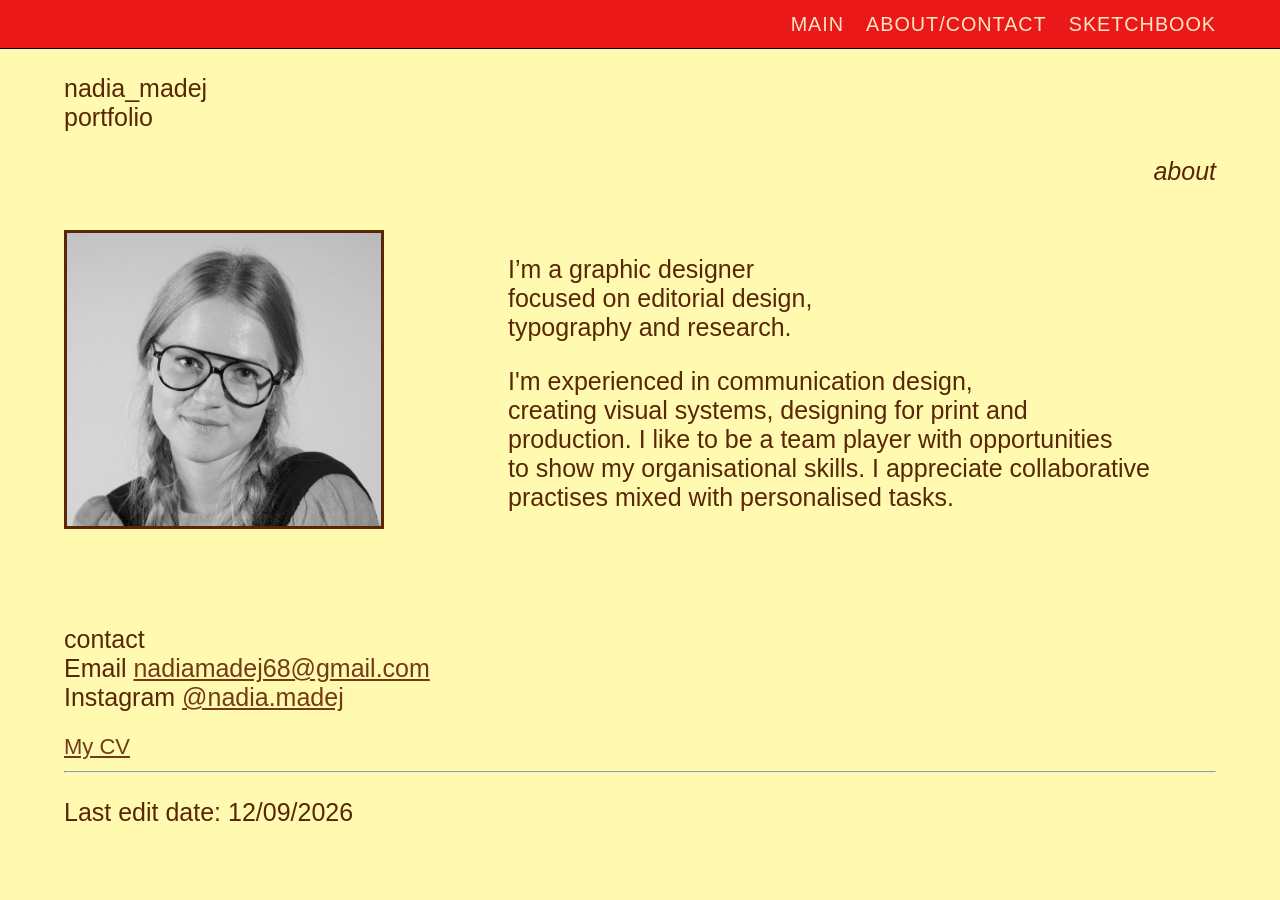
<file: about.html>
<!DOCTYPE html>

<html lang="en">

	<head>

		<meta charset="utf-8">
		<meta name="viewport" content="width=device-width,initial-scale=1.0">

		<!-- meta tags, fill them with website meta infos -->
		<meta name="description" content="About Nadia Madej, graphic designer" />
		<meta name="keywords" content="Portfolio, Graphic Design, Publications, About"/>
		<meta name="author" content="Nadia Madej, graphic design portfolio" />

		<!-- favicon, fill with a 512x512px .png image named 'favicon.png' -->
		<link rel="icon" href="assets/images/favicon/favicon.png"/>

		<!-- website title, visible in the browser window and on link sharing -->
		<title>nadia_madej_graphics — about</title>

		<!-- links for extensions and dependencies -->


		<!-- css -->
		<!-- first link your CSS dependences, here is normalize, a CSS 'reset' for cross-browser appearence uniformity -->
		<link rel="stylesheet" href="assets/css/normalize.css">
		<!-- you stylesheet -->
		<link rel="stylesheet" href="assets/css/style.css">

		<!-- js -->
		<!-- first link your javascript dependencies -->

		<!-- then your function scripts -->
		<script type="text/javascript" src="assets/js/script.js"></script>

	</head>

	<body>

		<!-- top menu bar -->
		<nav class="top-menu">
			<ul>
				<li><a href="index.html">Main</a></li>
				<li><a href="about.html">About/Contact</a></li>
				<li><a href="sketch.html">Sketchbook</a></li>
			</ul>
		</nav>

		<!-- webpage content goes here -->

		<div class="page-wrapper">

			<header>

				<p> nadia_madej<br> portfolio </p>
				<h1><em>about</em></h1>

			</header>

			<main>

				<section class="about-content">

					<figure>
						<img src="assets/images/nadia.jpeg" alt="Portrait of Nadia Madej" width="100%" height="auto">
					</figure>

					<div class="about-text">
						<p>
							I’m a graphic designer <br>focused on editorial design, <br>typography and research.<br> 
						</p>
							<p> I'm experienced in communication design, <br>creating visual systems, designing for print and <br>production. 
							I like to be a team player with opportunities <br>to show my organisational skills. 
							I appreciate collaborative <br>practises mixed with personalised tasks.</p>
						</p>
					</div>

				</section>
				<section class="contact-content">

					
				<div class="contact-info">
					<p>contact</p>
						<p> Email
							<a href="mailto:nadiamadej68@gmail.com">nadiamadej68@gmail.com</a>
						<br>
						Instagram
							<a href="https://www.instagram.com/nadia.madej" target="_blank" rel="noopener noreferrer">@nadia.madej</a>
						</p>
					</div>

				<div class="cv">
				
					<a href="assets/Nadia_Madej_CV.pdf" target="_blank" rel="noopener noreferrer">My CV</a>
				</div>

				</section>

				
			</main>

			<footer>

				<hr>

				<p>
					Last edit date: 12/09/2026
				</p>

			</footer>

		</div>

		<!-- end webpage content -->

	</body>

</html>
</file>
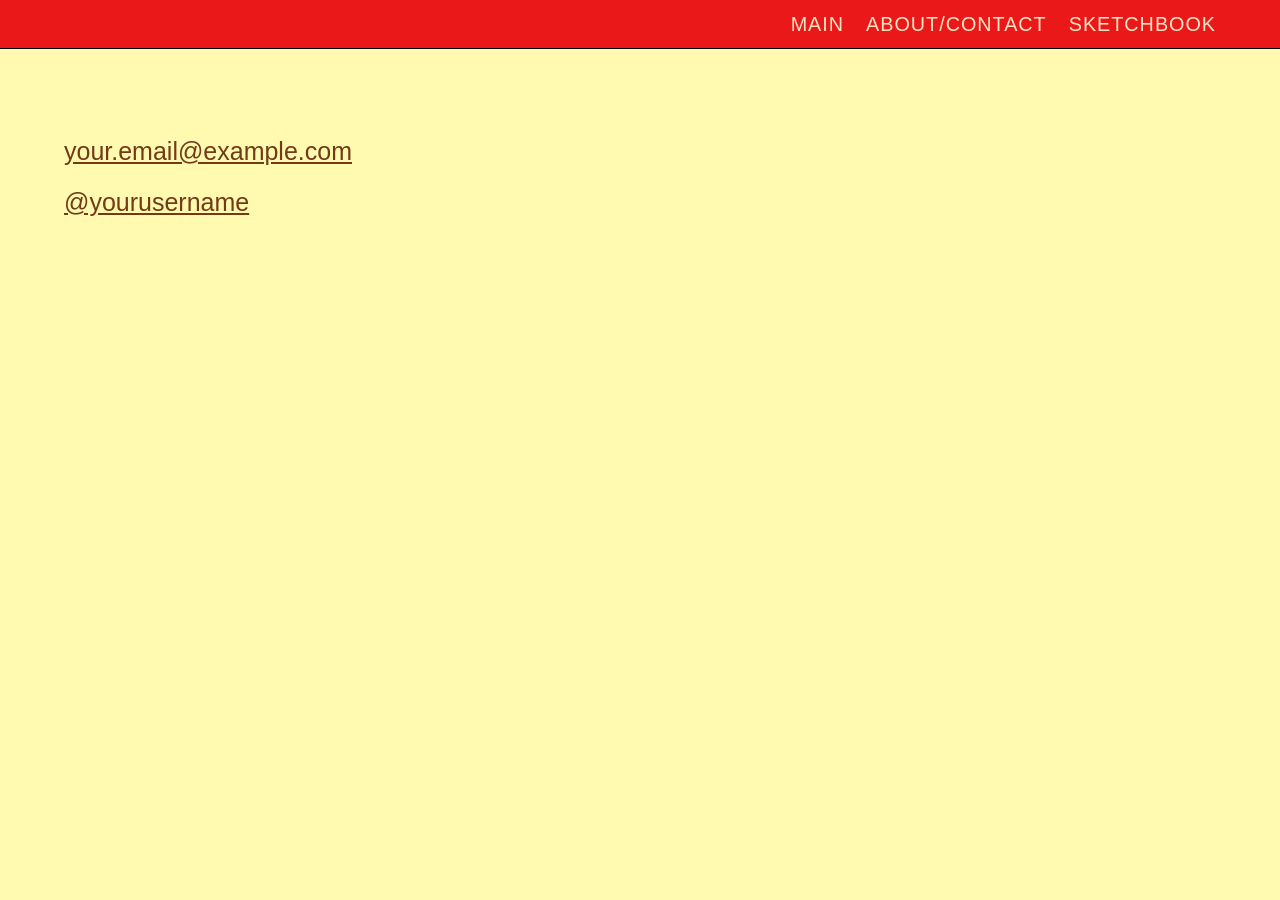
<file: contact.html>
<!DOCTYPE html>

<html lang="en">

	<head>

		<meta charset="utf-8">
		<meta name="viewport" content="width=device-width,initial-scale=1.0">

		<!-- meta tags, fill them with website meta infos -->
		<meta name="description" content="Contact Nadia Madej, graphic designer" />
		<meta name="keywords" content="Portfolio, Graphic Design, Publications, Contact"/>
		<meta name="author" content="Nadia Madej, graphic design portfolio" />

		<!-- favicon, fill with a 512x512px .png image named 'favicon.png' -->
		<link rel="icon" href="assets/images/favicon/favicon.png"/>

		<!-- website title, visible in the browser window and on link sharing -->
		<title>nadia_madej_graphics — contact</title>

		<!-- links for extensions and dependencies -->


		<!-- css -->
		<!-- first link your CSS dependences, here is normalize, a CSS 'reset' for cross-browser appearence uniformity -->
		<link rel="stylesheet" href="assets/css/normalize.css">
		<!-- you stylesheet -->
		<link rel="stylesheet" href="assets/css/style.css">

		<!-- js -->
		<!-- first link your javascript dependencies -->

		<!-- then your function scripts -->
		<script type="text/javascript" src="assets/js/script.js"></script>

	</head>

	<body>

		<!-- top menu bar -->
		<nav class="top-menu">
			<ul>
				<li><a href="index.html">Main</a></li>
				<li><a href="about.html">About/Contact</a></li>
				<li><a href="sketch.html">Sketchbook</a></li>
			</ul>
		</nav>

		<!-- webpage content goes here -->

		<div class="page-wrapper">

			<main class="contact-content">

				<p>
					<a href="mailto:your.email@example.com">your.email@example.com</a>
				</p>

				<p>
					<a href="https://www.instagram.com/yourusername" target="_blank" rel="noopener noreferrer">@yourusername</a>
				</p>

			</main>

		</div>

		<!-- end webpage content -->

	</body>

</html>
</file>
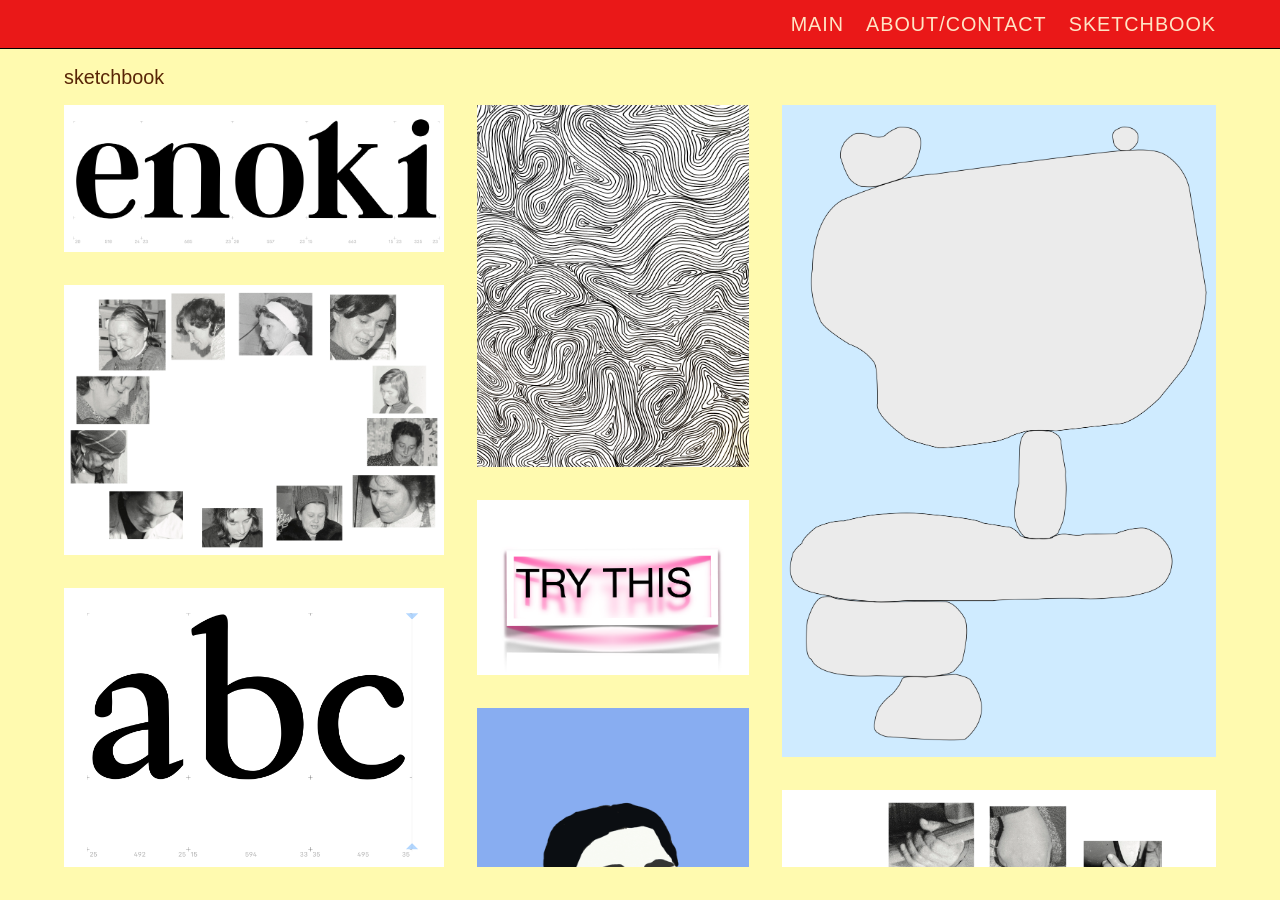
<file: sketch.html>
<!DOCTYPE html>
<html lang="en">

	<head>

		<meta charset="utf-8">
		<meta name="viewport" content="width=device-width,initial-scale=1.0">

		<meta name="description" content="Sketch page, portfolio website of Nadia Madej" />
		<meta name="author" content="Nadia Madej, graphic design portfolio" />

		<link rel="icon" href="assets/images/favicon/favicon.png"/>

		<title>nadia_madej_graphics — sketchbook</title>

		<link rel="stylesheet" href="assets/css/normalize.css">
		<link rel="stylesheet" href="assets/css/style.css">

		<script type="text/javascript" src="assets/js/script.js"></script>

	</head>

	<!-- class "sketch-page" locks the page to the window height,
	     so that only the three columns scroll -->
	<body class="sketch-page">

		<!-- top menu bar (same as main page) -->
		<nav class="top-menu">
			<ul>
				<li><a href="index.html">Main</a></li>
				<li><a href="about.html">About/Contact</a></li>
				<li><a href="sketch.html">Sketchbook</a></li>
			</ul>
		</nav>

		<div class="page-wrapper">

			<h1 class="sketch-title">sketchbook</h1>

			<main class="sketch-grid">

				<!-- column 1 (35%) -->
				<section class="sketch-col" tabindex="0" aria-label="Sketch column 1">
					<!-- replace these placeholders with your own images or text, add as many as you like -->
					<figure class="sketch-item"><img src="assets/images/sketchbook/slate.png" alt="typeface slate"></figure>
					<figure class="sketch-item"><img src="assets/images/sketchbook/VissualEssay1.jpg" alt="essay"></figure>
					<figure class="sketch-item"><img src="assets/images/sketchbook/summer2.png" alt=""></figure>
					<figure class="sketch-item"><img src="assets/images/sketchbook/island.png" alt=""></figure>
				</section>

				<!-- column 2 (25%) -->
				<section class="sketch-col" tabindex="0" aria-label="Sketch column 2">
					<figure class="sketch-item"><img src="assets/images/sketchbook/swirl2.jpg" alt="c2"></figure>
					<figure class="sketch-item"><img src="assets/images/sketchbook/try.png" alt=""></figure>
					<figure class="sketch-item"><img src="assets/images/sketchbook/IMG_7061.GIF" alt=""></figure>
					<figure class="sketch-item"><img src="assets/images/sketchbook/inflate.GIF" alt=""></figure>
				</section>

				<!-- column 3 (40%) -->
				<section class="sketch-col" tabindex="0" aria-label="Sketch column 3">
					<figure class="sketch-item"><img src="assets/images/sketchbook/stones2.jpg" alt="Stones Collage"></figure>
					<figure class="sketch-item"><img src="assets/images/sketchbook/VissualEssay2.jpg" alt=""></figure>
					<figure class="sketch-item"><img src="assets/images/sketchbook/inflaten.jpg" alt=""></figure>
					<figure class="sketch-item"><img src="assets/images/sketchbook/postcards bart 2.png" alt=""></figure>
				</section>

			</main>

		</div>

	</body>

</html>
</file>
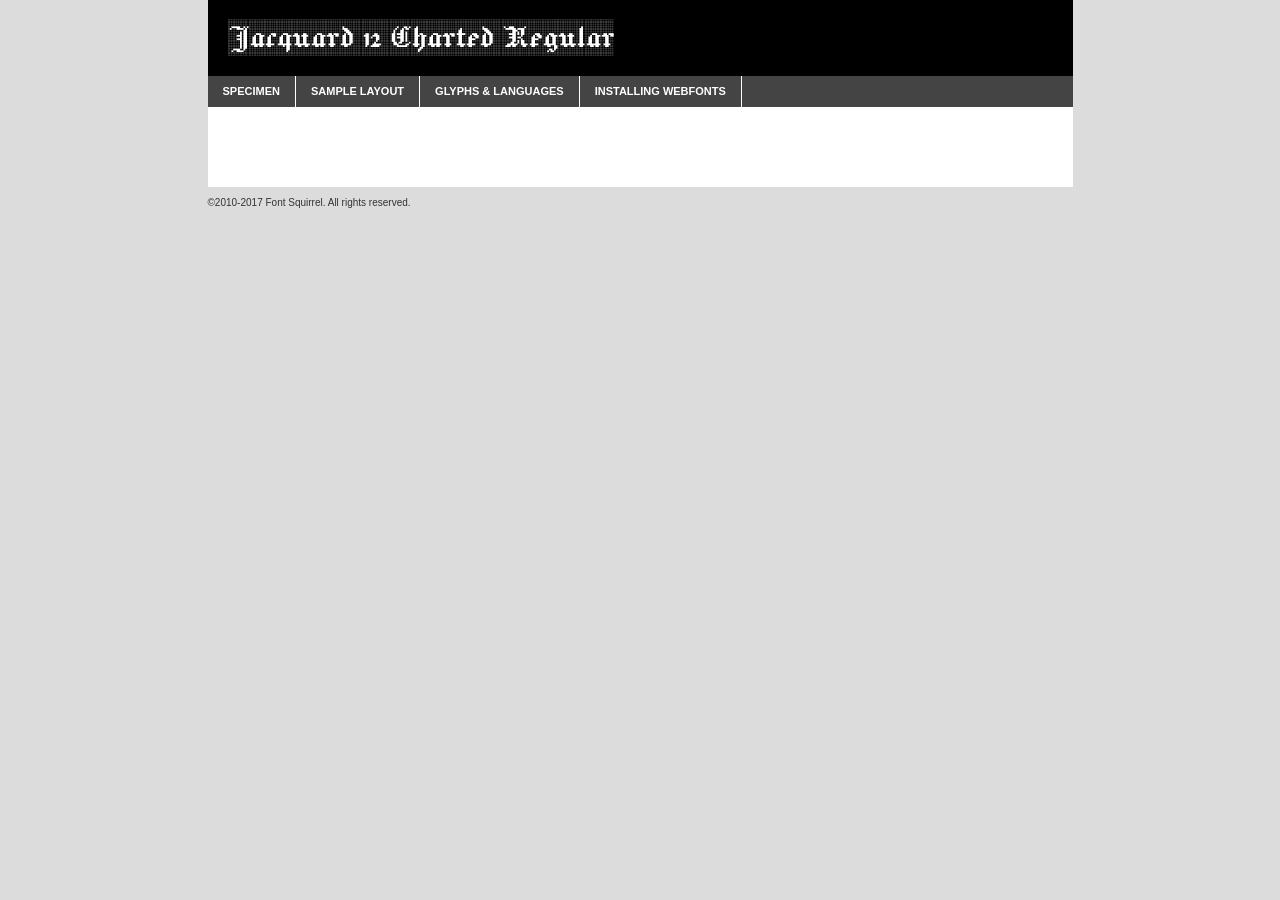
<file: assets/fonts/Jacquard_12_Charted/jacquard12charted-regular-demo.html>
<!DOCTYPE html PUBLIC "-//W3C//DTD XHTML 1.0 Transitional//EN"
        "http://www.w3.org/TR/xhtml1/DTD/xhtml1-transitional.dtd">

<html xmlns="http://www.w3.org/1999/xhtml" xml:lang="en" lang="en">
<head>
    <meta http-equiv="Content-Type" content="text/html; charset=utf-8"/>
    <script src="http://ajax.googleapis.com/ajax/libs/jquery/1.7.2/jquery.min.js" type="text/javascript" charset="utf-8"></script>
    <script type="text/javascript">
		(function($) {
			$.fn.easyTabs = function(option) {
				var param = jQuery.extend({ fadeSpeed: 'fast', defaultContent: 1, activeClass: 'active' }, option);
				$(this).each(function() {
					var thisId = '#' + this.id;
					if ( param.defaultContent == '' )
					{
						param.defaultContent = 1;
					}
					if ( typeof param.defaultContent == 'number' )
					{
						var defaultTab = $(thisId + ' .tabs li:eq(' + (param.defaultContent - 1) + ') a').attr('href').substr(1);
					}
					else
					{
						var defaultTab = param.defaultContent;
					}
					$(thisId + ' .tabs li a').each(function() {
						var tabToHide = $(this).attr('href').substr(1);
						$('#' + tabToHide).addClass('easytabs-tab-content');
					});
					hideAll();
					changeContent(defaultTab);

					function hideAll() {$(thisId + ' .easytabs-tab-content').hide();}

					function changeContent(tabId)
					{
						hideAll();
						$(thisId + ' .tabs li').removeClass(param.activeClass);
						$(thisId + ' .tabs li a[href=#' + tabId + ']').closest('li').addClass(param.activeClass);
						if ( param.fadeSpeed != 'none' )
						{
							$(thisId + ' #' + tabId).fadeIn(param.fadeSpeed);
						}
						else
						{
							$(thisId + ' #' + tabId).show();
						}
					}

					$(thisId + ' .tabs li').click(function() {
						var tabId = $(this).find('a').attr('href').substr(1);
						changeContent(tabId);
						return false;
					});
				});
			}
		})(jQuery);
    </script>
    <link rel="stylesheet" href="specimen_files/specimen_stylesheet.css" type="text/css" charset="utf-8"/>
    <link rel="stylesheet" href="stylesheet.css" type="text/css" charset="utf-8"/>

    <style type="text/css">
        		body {
			font-family: 'jacquard_12_chartedregular';
        		}

            </style>

    <title>Jacquard 12 Charted Regular Specimen</title>


    <script type="text/javascript" charset="utf-8">
		$(document).ready(function() {
			$('#container').easyTabs({ defaultContent: 1 });
		});
    </script>
</head>

<body>
<div id="container">
    <div id="header">
		Jacquard 12 Charted Regular    </div>
    <ul class="tabs">
        <li><a href="#specimen">Specimen</a></li>
        <li><a href="#layout">Sample Layout</a></li>
		        <li><a href="#glyphs">Glyphs &amp; Languages</a></li>
        <li><a href="#installing">Installing Webfonts</a></li>

    </ul>

    <div id="main_content">


        <div id="specimen">

            <div class="section">
                <div class="grid12 firstcol">
                    <div class="huge">AaBb</div>
                </div>
            </div>

            <div class="section">
                <div class="glyph_range">A&#x200B;B&#x200b;C&#x200b;D&#x200b;E&#x200b;F&#x200b;G&#x200b;H&#x200b;I&#x200b;J&#x200b;K&#x200b;L&#x200b;M&#x200b;N&#x200b;O&#x200b;P&#x200b;Q&#x200b;R&#x200b;S&#x200b;T&#x200b;U&#x200b;V&#x200b;W&#x200b;X&#x200b;Y&#x200b;Z&#x200b;a&#x200b;b&#x200b;c&#x200b;d&#x200b;e&#x200b;f&#x200b;g&#x200b;h&#x200b;i&#x200b;j&#x200b;k&#x200b;l&#x200b;m&#x200b;n&#x200b;o&#x200b;p&#x200b;q&#x200b;r&#x200b;s&#x200b;t&#x200b;u&#x200b;v&#x200b;w&#x200b;x&#x200b;y&#x200b;z&#x200b;1&#x200b;2&#x200b;3&#x200b;4&#x200b;5&#x200b;6&#x200b;7&#x200b;8&#x200b;9&#x200b;0&#x200b;&amp;&#x200b;.&#x200b;,&#x200b;?&#x200b;!&#x200b;&#64;&#x200b;(&#x200b;)&#x200b;#&#x200b;$&#x200b;%&#x200b;*&#x200b;+&#x200b;-&#x200b;=&#x200b;:&#x200b;;</div>
            </div>
            <div class="section">
                <div class="grid12 firstcol">
                    <table class="sample_table">
                        <tr>
                            <td>10</td>
                            <td class="size10">abcdefghijklmnopqrstuvwxyzABCDEFGHIJKLMNOPQRSTUVWXYZ0123456789abcdefghijklmnopqrstuvwxyzABCDEFGHIJKLMNOPQRSTUVWXYZ0123456789abcdefghijklmnopqrstuvwxyzABCDEFGHIJKLMNOPQRSTUVWXYZ</td>
                        </tr>
                        <tr>
                            <td>11</td>
                            <td class="size11">abcdefghijklmnopqrstuvwxyzABCDEFGHIJKLMNOPQRSTUVWXYZ0123456789abcdefghijklmnopqrstuvwxyzABCDEFGHIJKLMNOPQRSTUVWXYZ0123456789abcdefghijklmnopqrstuvwxyzABCDEFGHIJKLMNOPQRSTUVWXYZ</td>
                        </tr>
                        <tr>
                            <td>12</td>
                            <td class="size12">abcdefghijklmnopqrstuvwxyzABCDEFGHIJKLMNOPQRSTUVWXYZ0123456789abcdefghijklmnopqrstuvwxyzABCDEFGHIJKLMNOPQRSTUVWXYZ0123456789abcdefghijklmnopqrstuvwxyzABCDEFGHIJKLMNOPQRSTUVWXYZ</td>
                        </tr>
                        <tr>
                            <td>13</td>
                            <td class="size13">abcdefghijklmnopqrstuvwxyzABCDEFGHIJKLMNOPQRSTUVWXYZ0123456789abcdefghijklmnopqrstuvwxyzABCDEFGHIJKLMNOPQRSTUVWXYZ0123456789abcdefghijklmnopqrstuvwxyzABCDEFGHIJKLMNOPQRSTUVWXYZ</td>
                        </tr>
                        <tr>
                            <td>14</td>
                            <td class="size14">abcdefghijklmnopqrstuvwxyzABCDEFGHIJKLMNOPQRSTUVWXYZ0123456789abcdefghijklmnopqrstuvwxyzABCDEFGHIJKLMNOPQRSTUVWXYZ0123456789abcdefghijklmnopqrstuvwxyzABCDEFGHIJKLMNOPQRSTUVWXYZ</td>
                        </tr>
                        <tr>
                            <td>16</td>
                            <td class="size16">abcdefghijklmnopqrstuvwxyzABCDEFGHIJKLMNOPQRSTUVWXYZ0123456789abcdefghijklmnopqrstuvwxyzABCDEFGHIJKLMNOPQRSTUVWXYZ</td>
                        </tr>
                        <tr>
                            <td>18</td>
                            <td class="size18">abcdefghijklmnopqrstuvwxyzABCDEFGHIJKLMNOPQRSTUVWXYZ0123456789abcdefghijklmnopqrstuvwxyzABCDEFGHIJKLMNOPQRSTUVWXYZ</td>
                        </tr>
                        <tr>
                            <td>20</td>
                            <td class="size20">abcdefghijklmnopqrstuvwxyzABCDEFGHIJKLMNOPQRSTUVWXYZ0123456789abcdefghijklmnopqrstuvwxyzABCDEFGHIJKLMNOPQRSTUVWXYZ</td>
                        </tr>
                        <tr>
                            <td>24</td>
                            <td class="size24">abcdefghijklmnopqrstuvwxyzABCDEFGHIJKLMNOPQRSTUVWXYZ0123456789abcdefghijklmnopqrstuvwxyzABCDEFGHIJKLMNOPQRSTUVWXYZ</td>
                        </tr>
                        <tr>
                            <td>30</td>
                            <td class="size30">abcdefghijklmnopqrstuvwxyzABCDEFGHIJKLMNOPQRSTUVWXYZ0123456789abcdefghijklmnopqrstuvwxyzABCDEFGHIJKLMNOPQRSTUVWXYZ</td>
                        </tr>
                        <tr>
                            <td>36</td>
                            <td class="size36">abcdefghijklmnopqrstuvwxyzABCDEFGHIJKLMNOPQRSTUVWXYZ0123456789abcdefghijklmnopqrstuvwxyzABCDEFGHIJKLMNOPQRSTUVWXYZ</td>
                        </tr>
                        <tr>
                            <td>48</td>
                            <td class="size48">abcdefghijklmnopqrstuvwxyzABCDEFGHIJKLMNOPQRSTUVWXYZ0123456789abcdefghijklmnopqrstuvwxyzABCDEFGHIJKLMNOPQRSTUVWXYZ</td>
                        </tr>
                        <tr>
                            <td>60</td>
                            <td class="size60">abcdefghijklmnopqrstuvwxyzABCDEFGHIJKLMNOPQRSTUVWXYZ0123456789abcdefghijklmnopqrstuvwxyzABCDEFGHIJKLMNOPQRSTUVWXYZ</td>
                        </tr>
                        <tr>
                            <td>72</td>
                            <td class="size72">abcdefghijklmnopqrstuvwxyzABCDEFGHIJKLMNOPQRSTUVWXYZ0123456789abcdefghijklmnopqrstuvwxyzABCDEFGHIJKLMNOPQRSTUVWXYZ</td>
                        </tr>
                        <tr>
                            <td>90</td>
                            <td class="size90">abcdefghijklmnopqrstuvwxyzABCDEFGHIJKLMNOPQRSTUVWXYZ0123456789abcdefghijklmnopqrstuvwxyzABCDEFGHIJKLMNOPQRSTUVWXYZ</td>
                        </tr>
                    </table>

                </div>

            </div>


            <div class="section" id="bodycomparison">


                <div id="xheight">
                    <div class="fontbody">&#x25FC;&#x25FC;&#x25FC;&#x25FC;&#x25FC;&#x25FC;&#x25FC;&#x25FC;&#x25FC;&#x25FC;&#x25FC;&#x25FC;&#x25FC;&#x25FC;&#x25FC;&#x25FC;&#x25FC;&#x25FC;&#x25FC;&#x25FC;&#x25FC;&#x25FC;&#x25FC;&#x25FC;&#x25FC;&#x25FC;&#x25FC;&#x25FC;&#x25FC;&#x25FC;&#x25FC;&#x25FC;&#x25FC;&#x25FC;&#x25FC;&#x25FC;&#x25FC;&#x25FC;&#x25FC;&#x25FC;&#x25FC;&#x25FC;&#x25FC;&#x25FC;&#x25FC;&#x25FC;&#x25FC;&#x25FC;&#x25FC;&#x25FC;&#x25FC;&#x25FC;&#x25FC;&#x25FC;&#x25FC;&#x25FC;&#x25FC;&#x25FC;&#x25FC;&#x25FC;&#x25FC;&#x25FC;&#x25FC;&#x25FC;&#x25FC;&#x25FC;&#x25FC;&#x25FC;&#x25FC;&#x25FC;&#x25FC;&#x25FC;&#x25FC;&#x25FC;&#x25FC;&#x25FC;&#x25FC;&#x25FC;&#x25FC;&#x25FC;&#x25FC;&#x25FC;&#x25FC;&#x25FC;&#x25FC;&#x25FC;&#x25FC;&#x25FC;&#x25FC;&#x25FC;&#x25FC;&#x25FC;&#x25FC;&#x25FC;&#x25FC;&#x25FC;&#x25FC;&#x25FC;&#x25FC;body</div>
                    <div class="arialbody">body</div>
                    <div class="verdanabody">body</div>
                    <div class="georgiabody">body</div>
                </div>
                <div class="fontbody" style="z-index:1">
                    body<span>Jacquard 12 Charted Regular</span>
                </div>
                <div class="arialbody" style="z-index:1">
                    body<span>Arial</span>
                </div>
                <div class="verdanabody" style="z-index:1">
                    body<span>Verdana</span>
                </div>
                <div class="georgiabody" style="z-index:1">
                    body<span>Georgia</span>
                </div>


            </div>


            <div class="section psample psample_row1" id="">

                <div class="grid2 firstcol">
                    <p class="size10"><span>10.</span>Aenean lacinia bibendum nulla sed consectetur. Fusce dapibus, tellus ac cursus commodo, tortor mauris condimentum nibh, ut fermentum massa justo sit amet risus. Nullam id dolor id nibh ultricies vehicula ut id elit. Cum sociis natoque penatibus et magnis dis parturient montes, nascetur ridiculus mus. Nulla vitae elit libero, a pharetra augue.</p>

                </div>
                <div class="grid3">
                    <p class="size11"><span>11.</span>Aenean lacinia bibendum nulla sed consectetur. Fusce dapibus, tellus ac cursus commodo, tortor mauris condimentum nibh, ut fermentum massa justo sit amet risus. Nullam id dolor id nibh ultricies vehicula ut id elit. Cum sociis natoque penatibus et magnis dis parturient montes, nascetur ridiculus mus. Nulla vitae elit libero, a pharetra augue.</p>

                </div>
                <div class="grid3">
                    <p class="size12"><span>12.</span>Aenean lacinia bibendum nulla sed consectetur. Fusce dapibus, tellus ac cursus commodo, tortor mauris condimentum nibh, ut fermentum massa justo sit amet risus. Nullam id dolor id nibh ultricies vehicula ut id elit. Cum sociis natoque penatibus et magnis dis parturient montes, nascetur ridiculus mus. Nulla vitae elit libero, a pharetra augue.</p>

                </div>
                <div class="grid4">
                    <p class="size13"><span>13.</span>Aenean lacinia bibendum nulla sed consectetur. Fusce dapibus, tellus ac cursus commodo, tortor mauris condimentum nibh, ut fermentum massa justo sit amet risus. Nullam id dolor id nibh ultricies vehicula ut id elit. Cum sociis natoque penatibus et magnis dis parturient montes, nascetur ridiculus mus. Nulla vitae elit libero, a pharetra augue.</p>

                </div>
                <div class="white_blend"></div>

            </div>
            <div class="section psample psample_row2" id="">
                <div class="grid3 firstcol">
                    <p class="size14"><span>14.</span>Aenean lacinia bibendum nulla sed consectetur. Fusce dapibus, tellus ac cursus commodo, tortor mauris condimentum nibh, ut fermentum massa justo sit amet risus. Nullam id dolor id nibh ultricies vehicula ut id elit. Cum sociis natoque penatibus et magnis dis parturient montes, nascetur ridiculus mus. Nulla vitae elit libero, a pharetra augue.</p>

                </div>
                <div class="grid4">
                    <p class="size16"><span>16.</span>Aenean lacinia bibendum nulla sed consectetur. Fusce dapibus, tellus ac cursus commodo, tortor mauris condimentum nibh, ut fermentum massa justo sit amet risus. Nullam id dolor id nibh ultricies vehicula ut id elit. Cum sociis natoque penatibus et magnis dis parturient montes, nascetur ridiculus mus. Nulla vitae elit libero, a pharetra augue.</p>

                </div>
                <div class="grid5">
                    <p class="size18"><span>18.</span>Aenean lacinia bibendum nulla sed consectetur. Fusce dapibus, tellus ac cursus commodo, tortor mauris condimentum nibh, ut fermentum massa justo sit amet risus. Nullam id dolor id nibh ultricies vehicula ut id elit. Cum sociis natoque penatibus et magnis dis parturient montes, nascetur ridiculus mus. Nulla vitae elit libero, a pharetra augue.</p>

                </div>

                <div class="white_blend"></div>

            </div>

            <div class="section psample psample_row3" id="">
                <div class="grid5 firstcol">
                    <p class="size20"><span>20.</span>Aenean lacinia bibendum nulla sed consectetur. Fusce dapibus, tellus ac cursus commodo, tortor mauris condimentum nibh, ut fermentum massa justo sit amet risus. Nullam id dolor id nibh ultricies vehicula ut id elit. Cum sociis natoque penatibus et magnis dis parturient montes, nascetur ridiculus mus. Nulla vitae elit libero, a pharetra augue.</p>
                </div>
                <div class="grid7">
                    <p class="size24"><span>24.</span>Aenean lacinia bibendum nulla sed consectetur. Fusce dapibus, tellus ac cursus commodo, tortor mauris condimentum nibh, ut fermentum massa justo sit amet risus. Nullam id dolor id nibh ultricies vehicula ut id elit. Cum sociis natoque penatibus et magnis dis parturient montes, nascetur ridiculus mus. Nulla vitae elit libero, a pharetra augue.</p>
                </div>

                <div class="white_blend"></div>

            </div>

            <div class="section psample psample_row4" id="">
                <div class="grid12 firstcol">
                    <p class="size30"><span>30.</span>Aenean lacinia bibendum nulla sed consectetur. Fusce dapibus, tellus ac cursus commodo, tortor mauris condimentum nibh, ut fermentum massa justo sit amet risus. Nullam id dolor id nibh ultricies vehicula ut id elit. Cum sociis natoque penatibus et magnis dis parturient montes, nascetur ridiculus mus. Nulla vitae elit libero, a pharetra augue.</p>
                </div>
                <div class="white_blend"></div>

            </div>


            <div class="section psample psample_row1 fullreverse">
                <div class="grid2 firstcol">
                    <p class="size10"><span>10.</span>Aenean lacinia bibendum nulla sed consectetur. Fusce dapibus, tellus ac cursus commodo, tortor mauris condimentum nibh, ut fermentum massa justo sit amet risus. Nullam id dolor id nibh ultricies vehicula ut id elit. Cum sociis natoque penatibus et magnis dis parturient montes, nascetur ridiculus mus. Nulla vitae elit libero, a pharetra augue.</p>

                </div>
                <div class="grid3">
                    <p class="size11"><span>11.</span>Aenean lacinia bibendum nulla sed consectetur. Fusce dapibus, tellus ac cursus commodo, tortor mauris condimentum nibh, ut fermentum massa justo sit amet risus. Nullam id dolor id nibh ultricies vehicula ut id elit. Cum sociis natoque penatibus et magnis dis parturient montes, nascetur ridiculus mus. Nulla vitae elit libero, a pharetra augue.</p>

                </div>
                <div class="grid3">
                    <p class="size12"><span>12.</span>Aenean lacinia bibendum nulla sed consectetur. Fusce dapibus, tellus ac cursus commodo, tortor mauris condimentum nibh, ut fermentum massa justo sit amet risus. Nullam id dolor id nibh ultricies vehicula ut id elit. Cum sociis natoque penatibus et magnis dis parturient montes, nascetur ridiculus mus. Nulla vitae elit libero, a pharetra augue.</p>

                </div>
                <div class="grid4">
                    <p class="size13"><span>13.</span>Aenean lacinia bibendum nulla sed consectetur. Fusce dapibus, tellus ac cursus commodo, tortor mauris condimentum nibh, ut fermentum massa justo sit amet risus. Nullam id dolor id nibh ultricies vehicula ut id elit. Cum sociis natoque penatibus et magnis dis parturient montes, nascetur ridiculus mus. Nulla vitae elit libero, a pharetra augue.</p>

                </div>
                <div class="black_blend"></div>

            </div>

            <div class="section psample psample_row2 fullreverse">
                <div class="grid3 firstcol">
                    <p class="size14"><span>14.</span>Aenean lacinia bibendum nulla sed consectetur. Fusce dapibus, tellus ac cursus commodo, tortor mauris condimentum nibh, ut fermentum massa justo sit amet risus. Nullam id dolor id nibh ultricies vehicula ut id elit. Cum sociis natoque penatibus et magnis dis parturient montes, nascetur ridiculus mus. Nulla vitae elit libero, a pharetra augue.</p>

                </div>
                <div class="grid4">
                    <p class="size16"><span>16.</span>Aenean lacinia bibendum nulla sed consectetur. Fusce dapibus, tellus ac cursus commodo, tortor mauris condimentum nibh, ut fermentum massa justo sit amet risus. Nullam id dolor id nibh ultricies vehicula ut id elit. Cum sociis natoque penatibus et magnis dis parturient montes, nascetur ridiculus mus. Nulla vitae elit libero, a pharetra augue.</p>

                </div>
                <div class="grid5">
                    <p class="size18"><span>18.</span>Aenean lacinia bibendum nulla sed consectetur. Fusce dapibus, tellus ac cursus commodo, tortor mauris condimentum nibh, ut fermentum massa justo sit amet risus. Nullam id dolor id nibh ultricies vehicula ut id elit. Cum sociis natoque penatibus et magnis dis parturient montes, nascetur ridiculus mus. Nulla vitae elit libero, a pharetra augue.</p>

                </div>
                <div class="black_blend"></div>

            </div>

            <div class="section psample fullreverse psample_row3" id="">
                <div class="grid5 firstcol">
                    <p class="size20"><span>20.</span>Aenean lacinia bibendum nulla sed consectetur. Fusce dapibus, tellus ac cursus commodo, tortor mauris condimentum nibh, ut fermentum massa justo sit amet risus. Nullam id dolor id nibh ultricies vehicula ut id elit. Cum sociis natoque penatibus et magnis dis parturient montes, nascetur ridiculus mus. Nulla vitae elit libero, a pharetra augue.</p>
                </div>
                <div class="grid7">
                    <p class="size24"><span>24.</span>Aenean lacinia bibendum nulla sed consectetur. Fusce dapibus, tellus ac cursus commodo, tortor mauris condimentum nibh, ut fermentum massa justo sit amet risus. Nullam id dolor id nibh ultricies vehicula ut id elit. Cum sociis natoque penatibus et magnis dis parturient montes, nascetur ridiculus mus. Nulla vitae elit libero, a pharetra augue.</p>
                </div>

                <div class="black_blend"></div>

            </div>

            <div class="section psample fullreverse psample_row4" id="" style="border-bottom: 20px #000 solid;">
                <div class="grid12 firstcol">
                    <p class="size30"><span>30.</span>Aenean lacinia bibendum nulla sed consectetur. Fusce dapibus, tellus ac cursus commodo, tortor mauris condimentum nibh, ut fermentum massa justo sit amet risus. Nullam id dolor id nibh ultricies vehicula ut id elit. Cum sociis natoque penatibus et magnis dis parturient montes, nascetur ridiculus mus. Nulla vitae elit libero, a pharetra augue.</p>
                </div>
                <div class="black_blend"></div>

            </div>


        </div>

        <div id="layout">

            <div class="section">

                <div class="grid12 firstcol">
                    <h1>Lorem Ipsum Dolor</h1>
                    <h2>Etiam porta sem malesuada magna mollis euismod</h2>

                    <p class="byline">By <a href="#link">Aenean Lacinia</a></p>
                </div>
            </div>
            <div class="section">
                <div class="grid8 firstcol">
                    <p class="large">Donec sed odio dui. Morbi leo risus, porta ac consectetur ac, vestibulum at eros. Fusce dapibus, tellus ac cursus commodo, tortor mauris condimentum nibh, ut fermentum massa justo sit amet risus. </p>


                    <h3>Pellentesque ornare sem</h3>

                    <p>Maecenas sed diam eget risus varius blandit sit amet non magna. Maecenas faucibus mollis interdum. Donec ullamcorper nulla non metus auctor fringilla. Nullam id dolor id nibh ultricies vehicula ut id elit. Nullam id dolor id nibh ultricies vehicula ut id elit. </p>

                    <p>Aenean eu leo quam. Pellentesque ornare sem lacinia quam venenatis vestibulum. Lorem ipsum dolor sit amet, consectetur adipiscing elit. Cum sociis natoque penatibus et magnis dis parturient montes, nascetur ridiculus mus. </p>

                    <p>Nulla vitae elit libero, a pharetra augue. Praesent commodo cursus magna, vel scelerisque nisl consectetur et. Aenean lacinia bibendum nulla sed consectetur. </p>

                    <p>Nullam quis risus eget urna mollis ornare vel eu leo. Nullam quis risus eget urna mollis ornare vel eu leo. Maecenas sed diam eget risus varius blandit sit amet non magna. Donec ullamcorper nulla non metus auctor fringilla. </p>

                    <h3>Cras mattis consectetur</h3>

                    <p>Aenean eu leo quam. Pellentesque ornare sem lacinia quam venenatis vestibulum. Aenean lacinia bibendum nulla sed consectetur. Integer posuere erat a ante venenatis dapibus posuere velit aliquet. Cras mattis consectetur purus sit amet fermentum. </p>

                    <p>Nullam id dolor id nibh ultricies vehicula ut id elit. Nullam quis risus eget urna mollis ornare vel eu leo. Cras mattis consectetur purus sit amet fermentum.</p>
                </div>

                <div class="grid4 sidebar">

                    <div class="box reverse">
                        <p class="last">Nullam quis risus eget urna mollis ornare vel eu leo. Donec ullamcorper nulla non metus auctor fringilla. Cras mattis consectetur purus sit amet fermentum. Sed posuere consectetur est at lobortis. Lorem ipsum dolor sit amet, consectetur adipiscing elit. </p>
                    </div>

                    <p class="caption">Maecenas sed diam eget risus varius.</p>

                    <p>Vestibulum id ligula porta felis euismod semper. Integer posuere erat a ante venenatis dapibus posuere velit aliquet. Vestibulum id ligula porta felis euismod semper. Sed posuere consectetur est at lobortis. Maecenas sed diam eget risus varius blandit sit amet non magna. Fusce dapibus, tellus ac cursus commodo, tortor mauris condimentum nibh, ut fermentum massa justo sit amet risus. </p>


                    <p>Duis mollis, est non commodo luctus, nisi erat porttitor ligula, eget lacinia odio sem nec elit. Aenean lacinia bibendum nulla sed consectetur. Vivamus sagittis lacus vel augue laoreet rutrum faucibus dolor auctor. Aenean lacinia bibendum nulla sed consectetur. Nullam quis risus eget urna mollis ornare vel eu leo. </p>

                    <p>Praesent commodo cursus magna, vel scelerisque nisl consectetur et. Donec ullamcorper nulla non metus auctor fringilla. Maecenas faucibus mollis interdum. Fusce dapibus, tellus ac cursus commodo, tortor mauris condimentum nibh, ut fermentum massa justo sit amet risus. </p>

                </div>
            </div>

        </div>


		

        <div id="glyphs">
            <div class="section">
                <div class="grid12 firstcol">

                    <h1>Language Support</h1>
                    <p>The subset of Jacquard 12 Charted Regular in this kit supports the following languages:<br/>

						Albanian, Basque, Breton, Chamorro, Danish, Dutch, English, Faroese, Finnish, French, Frisian, Galician, German, Icelandic, Italian, Malagasy, Norwegian, Portuguese, Spanish, Alsatian, Aragonese, Arapaho, Arrernte, Asturian, Aymara, Bislama, Cebuano, Corsican, Fijian, French_creole, Genoese, Gilbertese, Greenlandic, Haitian_creole, Hiligaynon, Hmong, Hopi, Ibanag, Iloko_ilokano, Indonesian, Interglossa_glosa, Interlingua, Irish_gaelic, Jerriais, Lojban, Lombard, Luxembourgeois, Manx, Mohawk, Norfolk_pitcairnese, Occitan, Oromo, Pangasinan, Papiamento, Piedmontese, Potawatomi, Rhaeto-romance, Romansh, Rotokas, Sami_lule, Samoan, Sardinian, Scots_gaelic, Seychelles_creole, Shona, Sicilian, Somali, Southern_ndebele, Swahili, Swati_swazi, Tagalog_filipino_pilipino, Tetum, Tok_pisin, Uyghur_latinized, Volapuk, Walloon, Warlpiri, Xhosa, Yapese, Zulu, Latinbasic, Ubasic, Demo                    </p>
                    <h1>Glyph Chart</h1>
                    <p>The subset of Jacquard 12 Charted Regular in this kit includes all the glyphs listed below. Unicode entities are included above each glyph to help you insert individual characters into your layout.</p>
                    <div id="glyph_chart">

																				                                <div><p>&amp;#32;</p>&#32;</div>
																				                                <div><p>&amp;#33;</p>&#33;</div>
																				                                <div><p>&amp;#34;</p>&#34;</div>
																				                                <div><p>&amp;#35;</p>&#35;</div>
																				                                <div><p>&amp;#36;</p>&#36;</div>
																				                                <div><p>&amp;#37;</p>&#37;</div>
																				                                <div><p>&amp;#38;</p>&#38;</div>
																				                                <div><p>&amp;#39;</p>&#39;</div>
																				                                <div><p>&amp;#40;</p>&#40;</div>
																				                                <div><p>&amp;#41;</p>&#41;</div>
																				                                <div><p>&amp;#42;</p>&#42;</div>
																				                                <div><p>&amp;#43;</p>&#43;</div>
																				                                <div><p>&amp;#44;</p>&#44;</div>
																				                                <div><p>&amp;#45;</p>&#45;</div>
																				                                <div><p>&amp;#46;</p>&#46;</div>
																				                                <div><p>&amp;#47;</p>&#47;</div>
																				                                <div><p>&amp;#48;</p>&#48;</div>
																				                                <div><p>&amp;#49;</p>&#49;</div>
																				                                <div><p>&amp;#50;</p>&#50;</div>
																				                                <div><p>&amp;#51;</p>&#51;</div>
																				                                <div><p>&amp;#52;</p>&#52;</div>
																				                                <div><p>&amp;#53;</p>&#53;</div>
																				                                <div><p>&amp;#54;</p>&#54;</div>
																				                                <div><p>&amp;#55;</p>&#55;</div>
																				                                <div><p>&amp;#56;</p>&#56;</div>
																				                                <div><p>&amp;#57;</p>&#57;</div>
																				                                <div><p>&amp;#58;</p>&#58;</div>
																				                                <div><p>&amp;#59;</p>&#59;</div>
																				                                <div><p>&amp;#60;</p>&#60;</div>
																				                                <div><p>&amp;#61;</p>&#61;</div>
																				                                <div><p>&amp;#62;</p>&#62;</div>
																				                                <div><p>&amp;#63;</p>&#63;</div>
																				                                <div><p>&amp;#64;</p>&#64;</div>
																				                                <div><p>&amp;#65;</p>&#65;</div>
																				                                <div><p>&amp;#66;</p>&#66;</div>
																				                                <div><p>&amp;#67;</p>&#67;</div>
																				                                <div><p>&amp;#68;</p>&#68;</div>
																				                                <div><p>&amp;#69;</p>&#69;</div>
																				                                <div><p>&amp;#70;</p>&#70;</div>
																				                                <div><p>&amp;#71;</p>&#71;</div>
																				                                <div><p>&amp;#72;</p>&#72;</div>
																				                                <div><p>&amp;#73;</p>&#73;</div>
																				                                <div><p>&amp;#74;</p>&#74;</div>
																				                                <div><p>&amp;#75;</p>&#75;</div>
																				                                <div><p>&amp;#76;</p>&#76;</div>
																				                                <div><p>&amp;#77;</p>&#77;</div>
																				                                <div><p>&amp;#78;</p>&#78;</div>
																				                                <div><p>&amp;#79;</p>&#79;</div>
																				                                <div><p>&amp;#80;</p>&#80;</div>
																				                                <div><p>&amp;#81;</p>&#81;</div>
																				                                <div><p>&amp;#82;</p>&#82;</div>
																				                                <div><p>&amp;#83;</p>&#83;</div>
																				                                <div><p>&amp;#84;</p>&#84;</div>
																				                                <div><p>&amp;#85;</p>&#85;</div>
																				                                <div><p>&amp;#86;</p>&#86;</div>
																				                                <div><p>&amp;#87;</p>&#87;</div>
																				                                <div><p>&amp;#88;</p>&#88;</div>
																				                                <div><p>&amp;#89;</p>&#89;</div>
																				                                <div><p>&amp;#90;</p>&#90;</div>
																				                                <div><p>&amp;#91;</p>&#91;</div>
																				                                <div><p>&amp;#92;</p>&#92;</div>
																				                                <div><p>&amp;#93;</p>&#93;</div>
																				                                <div><p>&amp;#94;</p>&#94;</div>
																				                                <div><p>&amp;#95;</p>&#95;</div>
																				                                <div><p>&amp;#96;</p>&#96;</div>
																				                                <div><p>&amp;#97;</p>&#97;</div>
																				                                <div><p>&amp;#98;</p>&#98;</div>
																				                                <div><p>&amp;#99;</p>&#99;</div>
																				                                <div><p>&amp;#100;</p>&#100;</div>
																				                                <div><p>&amp;#101;</p>&#101;</div>
																				                                <div><p>&amp;#102;</p>&#102;</div>
																				                                <div><p>&amp;#103;</p>&#103;</div>
																				                                <div><p>&amp;#104;</p>&#104;</div>
																				                                <div><p>&amp;#105;</p>&#105;</div>
																				                                <div><p>&amp;#106;</p>&#106;</div>
																				                                <div><p>&amp;#107;</p>&#107;</div>
																				                                <div><p>&amp;#108;</p>&#108;</div>
																				                                <div><p>&amp;#109;</p>&#109;</div>
																				                                <div><p>&amp;#110;</p>&#110;</div>
																				                                <div><p>&amp;#111;</p>&#111;</div>
																				                                <div><p>&amp;#112;</p>&#112;</div>
																				                                <div><p>&amp;#113;</p>&#113;</div>
																				                                <div><p>&amp;#114;</p>&#114;</div>
																				                                <div><p>&amp;#115;</p>&#115;</div>
																				                                <div><p>&amp;#116;</p>&#116;</div>
																				                                <div><p>&amp;#117;</p>&#117;</div>
																				                                <div><p>&amp;#118;</p>&#118;</div>
																				                                <div><p>&amp;#119;</p>&#119;</div>
																				                                <div><p>&amp;#120;</p>&#120;</div>
																				                                <div><p>&amp;#121;</p>&#121;</div>
																				                                <div><p>&amp;#122;</p>&#122;</div>
																				                                <div><p>&amp;#123;</p>&#123;</div>
																				                                <div><p>&amp;#124;</p>&#124;</div>
																				                                <div><p>&amp;#125;</p>&#125;</div>
																				                                <div><p>&amp;#126;</p>&#126;</div>
																				                                <div><p>&amp;#160;</p>&#160;</div>
																				                                <div><p>&amp;#161;</p>&#161;</div>
																				                                <div><p>&amp;#162;</p>&#162;</div>
																				                                <div><p>&amp;#163;</p>&#163;</div>
																				                                <div><p>&amp;#165;</p>&#165;</div>
																				                                <div><p>&amp;#167;</p>&#167;</div>
																				                                <div><p>&amp;#168;</p>&#168;</div>
																				                                <div><p>&amp;#169;</p>&#169;</div>
																				                                <div><p>&amp;#170;</p>&#170;</div>
																				                                <div><p>&amp;#171;</p>&#171;</div>
																				                                <div><p>&amp;#173;</p>&#173;</div>
																				                                <div><p>&amp;#174;</p>&#174;</div>
																				                                <div><p>&amp;#175;</p>&#175;</div>
																				                                <div><p>&amp;#176;</p>&#176;</div>
																				                                <div><p>&amp;#180;</p>&#180;</div>
																				                                <div><p>&amp;#182;</p>&#182;</div>
																				                                <div><p>&amp;#183;</p>&#183;</div>
																				                                <div><p>&amp;#184;</p>&#184;</div>
																				                                <div><p>&amp;#186;</p>&#186;</div>
																				                                <div><p>&amp;#187;</p>&#187;</div>
																				                                <div><p>&amp;#191;</p>&#191;</div>
																				                                <div><p>&amp;#192;</p>&#192;</div>
																				                                <div><p>&amp;#193;</p>&#193;</div>
																				                                <div><p>&amp;#194;</p>&#194;</div>
																				                                <div><p>&amp;#195;</p>&#195;</div>
																				                                <div><p>&amp;#196;</p>&#196;</div>
																				                                <div><p>&amp;#197;</p>&#197;</div>
																				                                <div><p>&amp;#198;</p>&#198;</div>
																				                                <div><p>&amp;#199;</p>&#199;</div>
																				                                <div><p>&amp;#200;</p>&#200;</div>
																				                                <div><p>&amp;#201;</p>&#201;</div>
																				                                <div><p>&amp;#202;</p>&#202;</div>
																				                                <div><p>&amp;#203;</p>&#203;</div>
																				                                <div><p>&amp;#204;</p>&#204;</div>
																				                                <div><p>&amp;#205;</p>&#205;</div>
																				                                <div><p>&amp;#206;</p>&#206;</div>
																				                                <div><p>&amp;#207;</p>&#207;</div>
																				                                <div><p>&amp;#208;</p>&#208;</div>
																				                                <div><p>&amp;#209;</p>&#209;</div>
																				                                <div><p>&amp;#210;</p>&#210;</div>
																				                                <div><p>&amp;#211;</p>&#211;</div>
																				                                <div><p>&amp;#212;</p>&#212;</div>
																				                                <div><p>&amp;#213;</p>&#213;</div>
																				                                <div><p>&amp;#214;</p>&#214;</div>
																				                                <div><p>&amp;#215;</p>&#215;</div>
																				                                <div><p>&amp;#216;</p>&#216;</div>
																				                                <div><p>&amp;#217;</p>&#217;</div>
																				                                <div><p>&amp;#218;</p>&#218;</div>
																				                                <div><p>&amp;#219;</p>&#219;</div>
																				                                <div><p>&amp;#220;</p>&#220;</div>
																				                                <div><p>&amp;#221;</p>&#221;</div>
																				                                <div><p>&amp;#222;</p>&#222;</div>
																				                                <div><p>&amp;#223;</p>&#223;</div>
																				                                <div><p>&amp;#224;</p>&#224;</div>
																				                                <div><p>&amp;#225;</p>&#225;</div>
																				                                <div><p>&amp;#226;</p>&#226;</div>
																				                                <div><p>&amp;#227;</p>&#227;</div>
																				                                <div><p>&amp;#228;</p>&#228;</div>
																				                                <div><p>&amp;#229;</p>&#229;</div>
																				                                <div><p>&amp;#230;</p>&#230;</div>
																				                                <div><p>&amp;#231;</p>&#231;</div>
																				                                <div><p>&amp;#232;</p>&#232;</div>
																				                                <div><p>&amp;#233;</p>&#233;</div>
																				                                <div><p>&amp;#234;</p>&#234;</div>
																				                                <div><p>&amp;#235;</p>&#235;</div>
																				                                <div><p>&amp;#236;</p>&#236;</div>
																				                                <div><p>&amp;#237;</p>&#237;</div>
																				                                <div><p>&amp;#238;</p>&#238;</div>
																				                                <div><p>&amp;#239;</p>&#239;</div>
																				                                <div><p>&amp;#240;</p>&#240;</div>
																				                                <div><p>&amp;#241;</p>&#241;</div>
																				                                <div><p>&amp;#242;</p>&#242;</div>
																				                                <div><p>&amp;#243;</p>&#243;</div>
																				                                <div><p>&amp;#244;</p>&#244;</div>
																				                                <div><p>&amp;#245;</p>&#245;</div>
																				                                <div><p>&amp;#246;</p>&#246;</div>
																				                                <div><p>&amp;#247;</p>&#247;</div>
																				                                <div><p>&amp;#248;</p>&#248;</div>
																				                                <div><p>&amp;#249;</p>&#249;</div>
																				                                <div><p>&amp;#250;</p>&#250;</div>
																				                                <div><p>&amp;#251;</p>&#251;</div>
																				                                <div><p>&amp;#252;</p>&#252;</div>
																				                                <div><p>&amp;#253;</p>&#253;</div>
																				                                <div><p>&amp;#254;</p>&#254;</div>
																				                                <div><p>&amp;#255;</p>&#255;</div>
																				                                <div><p>&amp;#338;</p>&#338;</div>
																				                                <div><p>&amp;#339;</p>&#339;</div>
																				                                <div><p>&amp;#376;</p>&#376;</div>
																				                                <div><p>&amp;#710;</p>&#710;</div>
																				                                <div><p>&amp;#732;</p>&#732;</div>
																				                                <div><p>&amp;#8192;</p>&#8192;</div>
																				                                <div><p>&amp;#8193;</p>&#8193;</div>
																				                                <div><p>&amp;#8194;</p>&#8194;</div>
																				                                <div><p>&amp;#8195;</p>&#8195;</div>
																				                                <div><p>&amp;#8196;</p>&#8196;</div>
																				                                <div><p>&amp;#8197;</p>&#8197;</div>
																				                                <div><p>&amp;#8198;</p>&#8198;</div>
																				                                <div><p>&amp;#8199;</p>&#8199;</div>
																				                                <div><p>&amp;#8200;</p>&#8200;</div>
																				                                <div><p>&amp;#8201;</p>&#8201;</div>
																				                                <div><p>&amp;#8202;</p>&#8202;</div>
																				                                <div><p>&amp;#8208;</p>&#8208;</div>
																				                                <div><p>&amp;#8209;</p>&#8209;</div>
																				                                <div><p>&amp;#8210;</p>&#8210;</div>
																				                                <div><p>&amp;#8211;</p>&#8211;</div>
																				                                <div><p>&amp;#8212;</p>&#8212;</div>
																				                                <div><p>&amp;#8216;</p>&#8216;</div>
																				                                <div><p>&amp;#8217;</p>&#8217;</div>
																				                                <div><p>&amp;#8218;</p>&#8218;</div>
																				                                <div><p>&amp;#8220;</p>&#8220;</div>
																				                                <div><p>&amp;#8221;</p>&#8221;</div>
																				                                <div><p>&amp;#8222;</p>&#8222;</div>
																				                                <div><p>&amp;#8226;</p>&#8226;</div>
																				                                <div><p>&amp;#8230;</p>&#8230;</div>
																				                                <div><p>&amp;#8239;</p>&#8239;</div>
																				                                <div><p>&amp;#8249;</p>&#8249;</div>
																				                                <div><p>&amp;#8250;</p>&#8250;</div>
																				                                <div><p>&amp;#8287;</p>&#8287;</div>
																				                                <div><p>&amp;#8364;</p>&#8364;</div>
																				                                <div><p>&amp;#8482;</p>&#8482;</div>
																				                                <div><p>&amp;#9724;</p>&#9724;</div>
																																																										                    </div>
                </div>


            </div>
        </div>


        <div id="specs">

        </div>

        <div id="installing">
            <div class="section">
                <div class="grid7 firstcol">
                    <h1>Installing Webfonts</h1>

                    <p>Webfonts are supported by all major browser platforms but not all in the same way. There are currently four different font formats that must be included in order to target all browsers. This includes TTF, WOFF, EOT and SVG.</p>

                    <h2>1. Upload your webfonts</h2>
                    <p>You must upload your webfont kit to your website. They should be in or near the same directory as your CSS files.</p>

                    <h2>2. Include the webfont stylesheet</h2>
                    <p>A special CSS @font-face declaration helps the various browsers select the appropriate font it needs without causing you a bunch of headaches. Learn more about this syntax by reading the <a href="https://www.fontspring.com/blog/further-hardening-of-the-bulletproof-syntax">Fontspring blog post</a> about it. The code for it is as follows:</p>


                    <code>
                        @font-face{
                        font-family: 'MyWebFont';
                        src: url('WebFont.eot');
                        src: url('WebFont.eot?#iefix') format('embedded-opentype'),
                        url('WebFont.woff') format('woff'),
                        url('WebFont.ttf') format('truetype'),
                        url('WebFont.svg#webfont') format('svg');
                        }
                    </code>

                    <p>We've already gone ahead and generated the code for you. All you have to do is link to the stylesheet in your HTML, like this:</p>
                    <code>&lt;link rel=&quot;stylesheet&quot; href=&quot;stylesheet.css&quot; type=&quot;text/css&quot; charset=&quot;utf-8&quot; /&gt;</code>

                    <h2>3. Modify your own stylesheet</h2>
                    <p>To take advantage of your new fonts, you must tell your stylesheet to use them. Look at the original @font-face declaration above and find the property called "font-family." The name linked there will be what you use to reference the font. Prepend that webfont name to the font stack in the "font-family" property, inside the selector you want to change. For example:</p>
                    <code>p { font-family: 'WebFont', Arial, sans-serif; }</code>

                    <h2>4. Test</h2>
                    <p>Getting webfonts to work cross-browser <em>can</em> be tricky. Use the information in the sidebar to help you if you find that fonts aren't loading in a particular browser.</p>
                </div>

                <div class="grid5 sidebar">
                    <div class="box">
                        <h2>Troubleshooting<br/>Font-Face Problems</h2>
                        <p>Having trouble getting your webfonts to load in your new website? Here are some tips to sort out what might be the problem.</p>

                        <h3>Fonts not showing in any browser</h3>

                        <p>This sounds like you need to work on the plumbing. You either did not upload the fonts to the correct directory, or you did not link the fonts properly in the CSS. If you've confirmed that all this is correct and you still have a problem, take a look at your .htaccess file and see if requests are getting intercepted.</p>

                        <h3>Fonts not loading in iPhone or iPad</h3>

                        <p>The most common problem here is that you are serving the fonts from an IIS server. IIS refuses to serve files that have unknown MIME types. If that is the case, you must set the MIME type for SVG to "image/svg+xml" in the server settings. Follow these instructions from Microsoft if you need help.</p>

                        <h3>Fonts not loading in Firefox</h3>

                        <p>The primary reason for this failure? You are still using a version Firefox older than 3.5. So upgrade already! If that isn't it, then you are very likely serving fonts from a different domain. Firefox requires that all font assets be served from the same domain. Lastly it is possible that you need to add WOFF to your list of MIME types (if you are serving via IIS.)</p>

                        <h3>Fonts not loading in IE</h3>

                        <p>Are you looking at Internet Explorer on an actual Windows machine or are you cheating by using a service like Adobe BrowserLab? Many of these screenshot services do not render @font-face for IE. Best to test it on a real machine.</p>

                        <h3>Fonts not loading in IE9</h3>

                        <p>IE9, like Firefox, requires that fonts be served from the same domain as the website. Make sure that is the case.</p>
                    </div>
                </div>
            </div>

        </div>

    </div>
    <div id="footer">
        <p>&copy;2010-2017 Font Squirrel. All rights reserved.</p>
    </div>
</div>
</body>
</html>
</file>
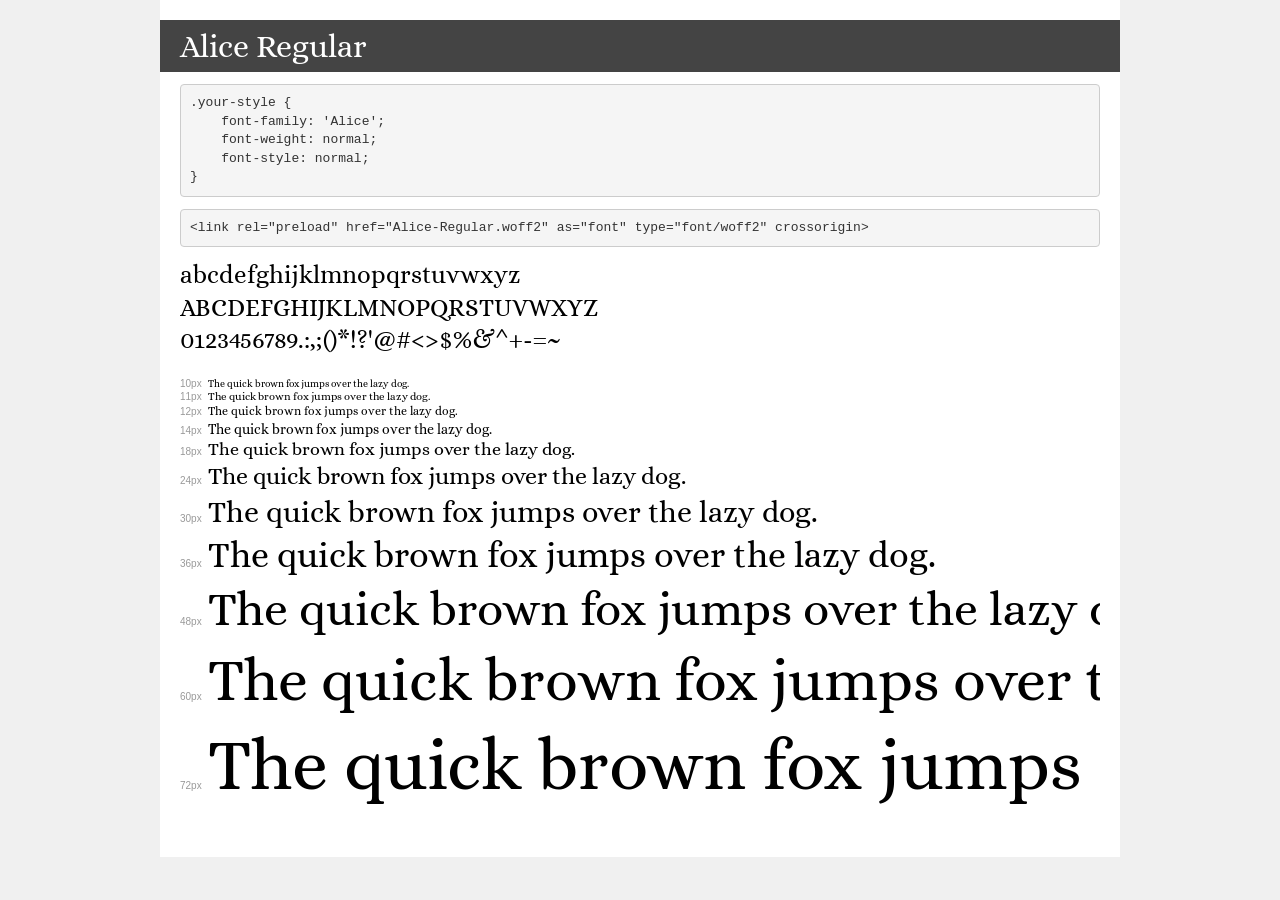
<file: assets/fonts/Alice/Alice/demo.html>
<!DOCTYPE html>
<html lang="en">
<head>
    <meta charset="utf-8">
    <meta http-equiv="X-UA-Compatible" content="IE=edge">
    <meta name="viewport" content="width=device-width, initial-scale=1">
    <meta name="robots" content="noindex, noarchive">
    <meta name="format-detection" content="telephone=no">
    <title>Transfonter demo</title>
    <link href="stylesheet.css" rel="stylesheet">
    <style>
        /*
        http://meyerweb.com/eric/tools/css/reset/
        v2.0 | 20110126
        License: none (public domain)
        */
        html, body, div, span, applet, object, iframe,
        h1, h2, h3, h4, h5, h6, p, blockquote, pre,
        a, abbr, acronym, address, big, cite, code,
        del, dfn, em, img, ins, kbd, q, s, samp,
        small, strike, strong, sub, sup, tt, var,
        b, u, i, center,
        dl, dt, dd, ol, ul, li,
        fieldset, form, label, legend,
        table, caption, tbody, tfoot, thead, tr, th, td,
        article, aside, canvas, details, embed,
        figure, figcaption, footer, header, hgroup,
        menu, nav, output, ruby, section, summary,
        time, mark, audio, video {
            margin: 0;
            padding: 0;
            border: 0;
            font-size: 100%;
            font: inherit;
            vertical-align: baseline;
        }
        /* HTML5 display-role reset for older browsers */
        article, aside, details, figcaption, figure,
        footer, header, hgroup, menu, nav, section {
            display: block;
        }
        body {
            line-height: 1;
        }
        ol, ul {
            list-style: none;
        }
        blockquote, q {
            quotes: none;
        }
        blockquote:before, blockquote:after,
        q:before, q:after {
            content: '';
            content: none;
        }
        table {
            border-collapse: collapse;
            border-spacing: 0;
        }
        /* demo styles */
        body {
            background: #f0f0f0;
            color: #000;
        }
        .page {
            background: #fff;
            width: 920px;
            margin: 0 auto;
            padding: 20px 20px 0 20px;
            overflow: hidden;
        }
        .font-container {
            overflow-x: auto;
            overflow-y: hidden;
            margin-bottom: 40px;
            line-height: 1.3;
            white-space: nowrap;
            padding-bottom: 5px;
        }
        h1 {
            position: relative;
            background: #444;
            font-size: 32px;
            color: #fff;
            padding: 10px 20px;
            margin: 0 -20px 12px -20px;
        }
        .letters {
            font-size: 25px;
            margin-bottom: 20px;
        }
        .s10:before {
            content: '10px';
        }
        .s11:before {
            content: '11px';
        }
        .s12:before {
            content: '12px';
        }
        .s14:before {
            content: '14px';
        }
        .s18:before {
            content: '18px';
        }
        .s24:before {
            content: '24px';
        }
        .s30:before {
            content: '30px';
        }
        .s36:before {
            content: '36px';
        }
        .s48:before {
            content: '48px';
        }
        .s60:before {
            content: '60px';
        }
        .s72:before {
            content: '72px';
        }
        .s10:before, .s11:before, .s12:before, .s14:before,
        .s18:before, .s24:before, .s30:before, .s36:before,
        .s48:before, .s60:before, .s72:before {
            font-family: Arial, sans-serif;
            font-size: 10px;
            font-weight: normal;
            font-style: normal;
            color: #999;
            padding-right: 6px;
        }
        pre {
            display: block;
            padding: 9px;
            margin: 0 0 12px;
            font-family: Monaco, Menlo, Consolas, "Courier New", monospace;
            font-size: 13px;
            line-height: 1.428571429;
            color: #333;
            font-weight: normal;
            font-style: normal;
            background-color: #f5f5f5;
            border: 1px solid #ccc;
            overflow-x: auto;
            border-radius: 4px;
        }
        /* responsive */
        @media (max-width: 959px) {
            .page {
                width: auto;
                margin: 0;
            }
        }
    </style>
</head>
<body>
<div class="page">
    <div class="demo">
        <h1 style="font-family: 'Alice'; font-weight: normal; font-style: normal;">Alice Regular</h1>
        <pre title="Usage">.your-style {
    font-family: 'Alice';
    font-weight: normal;
    font-style: normal;
}</pre>
        <pre title="Preload (optional)">
&lt;link rel=&quot;preload&quot; href=&quot;Alice-Regular.woff2&quot; as=&quot;font&quot; type=&quot;font/woff2&quot; crossorigin&gt;</pre>
        <div class="font-container" style="font-family: 'Alice'; font-weight: normal; font-style: normal;">
            <p class="letters">
                abcdefghijklmnopqrstuvwxyz<br>
ABCDEFGHIJKLMNOPQRSTUVWXYZ<br>
                0123456789.:,;()*!?'@#&lt;&gt;$%&^+-=~
            </p>
            <p class="s10" style="font-size: 10px;">The quick brown fox jumps over the lazy dog.</p>
            <p class="s11" style="font-size: 11px;">The quick brown fox jumps over the lazy dog.</p>
            <p class="s12" style="font-size: 12px;">The quick brown fox jumps over the lazy dog.</p>
            <p class="s14" style="font-size: 14px;">The quick brown fox jumps over the lazy dog.</p>
            <p class="s18" style="font-size: 18px;">The quick brown fox jumps over the lazy dog.</p>
            <p class="s24" style="font-size: 24px;">The quick brown fox jumps over the lazy dog.</p>
            <p class="s30" style="font-size: 30px;">The quick brown fox jumps over the lazy dog.</p>
            <p class="s36" style="font-size: 36px;">The quick brown fox jumps over the lazy dog.</p>
            <p class="s48" style="font-size: 48px;">The quick brown fox jumps over the lazy dog.</p>
            <p class="s60" style="font-size: 60px;">The quick brown fox jumps over the lazy dog.</p>
            <p class="s72" style="font-size: 72px;">The quick brown fox jumps over the lazy dog.</p>
        </div>
    </div>

</div>
</body>
</html>
</file>
<file: assets/css/style.css>
@charset "UTF-8";



/* @FONT FACE (enable the use of 'custom fonts' inside your document) */

/* 
  You can use 'fontsquirrel' (https://www.fontsquirrel.com) 
  or 'transfonter' (https://transfonter.org)
  to generate your own font for the web from .ttf or .oft files 
*/


@font-face {
    font-family: 'Your Font Name';
    src: url('../fonts/yourfontname/yourfontname-italic.woff2');
    font-weight: normal;
    font-style: italic;
    font-display: block;
}

@font-face {
  font-family: 'jacquard_12_chartedregular';
  src: url('jacquard12charted-regular-webfont.woff2') format('woff2'),
       url('jacquard12charted-regular-webfont.woff') format('woff');
  font-weight: normal;
  font-style: normal;

}

/* VARIABLES */

:root {
  /* Color values */
  --color-background: rgb(255, 250, 175);
  --color-text: rgb(89, 38, 6);
  --color-text-link: rgba(114, 58, 23);
  --color-text-link-hover: rgba(0,0,255,0.4);
  /* Font values */
  --font-text: 'Helvetica', 'Arial', sans-serif;
  --font-size: 24px;
  /* Margin value: single source of truth for left/right spacing,
     used by both the top menu and the page wrapper so they always match.
     Never smaller than 1rem, never bigger than 4rem, scales in between. */
  --side-margin: clamp(1rem, 5vw, 4rem);
  /* Height of the sticky top menu, used to stop it covering anchor targets
     when jumping to a project via a link. */
  --menu-height: 3.5rem;
  /* Height of the image area in each gallery (images are the main content) */
  --gallery-height: 82vh;
}



/* GENERAL STYLES */

* {
  box-sizing: border-box;
}

html {
  font: var(--font-size) var(--font-family);
  color: var(--color-text);
  scroll-behavior: smooth;
}

/* jump targets land below the sticky top menu instead of hiding behind it */
.project,
nav#projects {
  scroll-margin-top: var(--menu-height);
}

body {
  position:relative;
  margin: 0;
  background-color: var(--color-background);
  font: var(--font-size) var(--font-family);
  color: var(--color-text);
  width:100%;
  height:auto;
  overflow-y:auto;
  overflow-x: auto;
  z-index: 10;
}

a {
  color: var(--color-text-link);
  text-decoration: underline;
}

a:hover {
  color: var(--color-text-link-hover);
  text-decoration: underline;
}


h1{
  font-size: 25px;
  font-family:Arial, Helvetica, sans-serif;
  font-weight: 100;
  text-align: right;
}

h2{
  font-size: 30px;
  text-align: right;
  font-weight: lighter;
  color: #ea1818;
}

h3{
  font-size: 80px;
  text-align: right;
}

h4, h5, h6{
  /* h4-h5-h6 style */
}

p{
  font-size: 25px;
  text-align: left;
}

ol, ul{
  /* ordered list and unordered list styles */
}

blockquote{
  /* blockquote element style */
}

hr{
  /* horizontal rule style */
}

/* top menu spans the full width of the viewport edge-to-edge,
   but its text only gets a margin/padding on the right side */
.top-menu {
  width: 100%;
  display: flex;
  justify-content: flex-end;
  align-items: center;
  gap: 3rem;
  padding: 0.5rem var(--side-margin) 0.5rem 0; /* top right bottom left -- no left padding */
  border-bottom: 1px solid #000;
  position: sticky;
  top: 0;
  background: #ea1818;
  z-index: 100;

}

.top-menu ul {
  list-style: none;
  display: flex;
  gap: 1rem;
  margin: 0;
  padding: 0;
}

.top-menu a {
  text-decoration: none;
  text-transform: uppercase;
  letter-spacing: 0.05em;
  font-size: 0.9rem;
  color: bisque;
}

.top-menu a:hover {
  text-decoration: underline;
  color: black;
}

/* return-to-top arrow: fixed in the left margin, click target is ~20rem
   wide so it's easy to reach, even though the visible arrow is smaller */
.back-to-top {
  position: fixed;
  left: 0;
  top: 90%;
  transform: translateY(-50%);
  display: flex;
  align-items: center;
  width: 20rem;
  max-width: 40vw;
  padding-left: 0.5rem;
  text-decoration: none;
  z-index: 90;
}

.arrow-shape {
  display: flex;
  align-items: center;
  justify-content: center;
  width: 2rem;
  height: 2rem;
  border-radius: 50%;
  background: var(--color-background);
  color: var(--color-text-link);
  font-size: 1.1rem;
  line-height: 1;
}

.arrow-shape::before {
  content: "\2191"; /* ↑ */
}

.back-to-top:hover .arrow-shape {
  color: var(--color-text-link-hover);
}



/* JUMP TO PROJECT MENU: small, quiet, collapsed until clicked */

.jump-menu {
  margin: 0 0 1rem;
  font-size: 0.7rem;
  opacity: 0.7;
}

.jump-menu summary {
  display: inline-block;
  cursor: pointer;
  list-style: none;
  font-size: 0.7rem;
}

.jump-menu summary::-webkit-details-marker {
  display: none;
}

.jump-menu summary::after {
  content: " \2193"; /* ↓ */
}

.jump-menu details[open] summary::after {
  content: " \2191"; /* ↑ */
}

.jump-menu summary:hover {
  color: var(--color-text-link-hover);
}

.jump-menu ul {
  list-style: none;
  margin: 0.4rem 0 0;
  padding: 0;
}

.jump-menu li {
  margin: 0.15rem 0;
}

.jump-menu a {
  font-size: 0.7rem;
  text-decoration: none;
}

.jump-menu a:hover {
  text-decoration: underline;
}



/* PROJECTS
   each project = a title row (click to open the description) + a big gallery */

.project {
  margin-top: 4rem;
  padding-bottom: 2rem;
  border-bottom: 1px solid rgba(0, 0, 0, 0.15);
  /* two columns: photos on the left, title + description on the right */
  display: grid;
  grid-template-columns: minmax(0, 1fr) max(25vw, 16rem);
  column-gap: 2rem;
  align-items: start;
}

/* right column: title row (always visible) with the description opening under it */
.project-details {
  grid-column: 2;
  grid-row: 1;
}

/* title row: title on the left, round arrow on the right */
summary.project-header {
  display: flex;
  justify-content: space-between;
  align-items: center;
  gap: 1rem;
  cursor: pointer;
  list-style: none;
}

summary.project-header::-webkit-details-marker {
  display: none;
}

summary.project-header h2 {
  margin: 0;
  text-align: left;
}

/* round arrow, pointing down (collapsed) or up (expanded) */
.toggle-arrow {
  flex: none;
  display: flex;
  align-items: center;
  justify-content: center;
  width: 2rem;
  height: 2rem;
  border-radius: 50%;
  border: 1px solid var(--color-text-link);
  background: var(--color-background);
  color: var(--color-text-link);
  font-size: 1.1rem;
  line-height: 1;
}

.toggle-arrow::before {
  content: "\2193"; /* ↓ */
}

details[open] > summary .toggle-arrow::before {
  content: "\2191"; /* ↑ */
}

summary.project-header:hover .toggle-arrow {
  color: var(--color-text-link-hover);
  border-color: var(--color-text-link-hover);
}

summary.project-header:focus-visible {
  outline: 2px solid var(--color-text-link);
  outline-offset: 4px;
}

/* the description that opens under the title */
.project-text {
  margin: 1rem 0 0;     /* width is set by the right grid column (~1/4 of the screen) */
}

.project-text p {
  margin: 0 0 0.75rem;
}



/* GALLERY
   swipeable / arrow-driven row of photos, one photo visible at a time,
   using the full width of the page */

.gallery {
  grid-column: 1;
  grid-row: 1;
  margin-top: 0;
}

.gallery-track {
  display: flex;
  overflow-x: auto;
  scroll-snap-type: x mandatory;
  scrollbar-width: none;          /* hide scrollbar (Firefox) */
  -ms-overflow-style: none;
}

.gallery-track::-webkit-scrollbar {
  display: none;                  /* hide scrollbar (Chrome / Safari) */
}

.gallery-track:focus-visible {
  outline: 2px solid var(--color-text-link);
  outline-offset: 4px;
}

.slide {
  flex: 0 0 100%;
  scroll-snap-align: start;
  height: var(--gallery-height);
  margin: 0;
  display: flex;
  align-items: center;
  justify-content: center;
}

.slide img {
  display: block;
  width: auto;
  height: auto;
  max-width: 100%;
  max-height: 100%;
  object-fit: contain;
}

/* small arrows + counter, centered under the photo */
.gallery-controls {
  display: flex;
  justify-content: center;
  align-items: center;
  gap: 1rem;
  margin-top: 0.75rem;
}

.gallery-btn {
  display: flex;
  align-items: center;
  justify-content: center;
  width: 1.75rem;
  height: 1.75rem;
  padding: 0;
  border-radius: 50%;
  border: 1px solid var(--color-text-link);
  background: var(--color-background);
  color: var(--color-text-link);
  font: inherit;
  font-size: 0.9rem;
  line-height: 1;
  cursor: pointer;
}

.gallery-btn:hover:not(:disabled) {
  color: var(--color-text-link-hover);
  border-color: var(--color-text-link-hover);
}

.gallery-btn:disabled {
  opacity: 0.3;
  cursor: default;
}

.gallery-count {
  min-width: 3.5rem;
  text-align: center;
  font-size: 0.8rem;
}

/* a project with only one photo needs no arrows */
.gallery.is-single .gallery-controls {
  display: none;
}



/* PAGE STYLES */

/* page structure */

div.page-wrapper {
  /* the element that 'wraps' everything, margin from both left and right */
  margin: 0 var(--side-margin);
}

/* navigation */
 
nav{
  
}

/* content */

main{
 
}

summary{
  
}

/* about page: one image + short text, side by side on wide screens,
   stacked automatically on narrow ones */
.about-content {
  display: flex;
  flex-wrap: wrap;
  align-items: flex-start;
  gap: 2rem;
  margin-top: 2rem;
}

.about-content figure {
  flex: 1 1 280px;
  max-width: 400px;
  margin: 0;
}

.about-content img {
  display: block;
  width: 80%;
  height: auto;
  border: red;
  border-image-width: 10px;
  border:solid;
}

.about-content .about-text {
  flex: 1 1 280px;
}

.about-content .about-text p {
  text-align: left;
}

/* contact page: just email + instagram, given some breathing room */
.contact-content {
  margin-top: 4rem;
  display: flex;
  flex-direction: column;
  gap: 1rem;
}

.contact-content p {
  margin: 0;
}






/* UTILITY CLASSES */

/* hide desktop mobile etc */

.desktop-only {
  display: block;
}

.mobile-only {
  display: none;
}

/* respect people who prefer less motion */
@media (prefers-reduced-motion: reduce) {
  html { scroll-behavior: auto; }
}





/* WEBSITE MEDIA QUERIES */

/* responsive typeface for various breaking points, sets the default 'rem' value */
@media (max-width: 299px) { :root{--font-size: 18px;} html, body {font: var(--font-size) var(--font-text); } }
@media (min-width: 299px) and (max-width: 340px) { :root{--font-size: 19px;} html, body {font: var(--font-size) var(--font-text); } }
@media (min-width: 340px) and (max-width: 440px) { :root{--font-size: 20px;} html, body {font: var(--font-size) var(--font-text); } }
@media (min-width: 441px) and (max-width: 779px) { :root{--font-size: 19px;} html, body {font: var(--font-size) var(--font-text); } }
@media (min-width: 780px) and (max-width: 992px) { :root{--font-size: 20px;} html, body {font: var(--font-size) var(--font-text); } }
@media (min-width: 993px) and (max-width: 1200px) { :root{--font-size: 21px;} html, body {font: var(--font-size) var(--font-text); } }
@media (min-width: 1201px) and (max-width: 1320px) { :root{--font-size: 22px;} html, body {font: var(--font-size) var(--font-text); } }
@media (min-width: 1321px) { :root{--font-size: 24px;} html, body {font: var(--font-size) var(--font-text); } }

/* styles for 'mobile', screen sizes up to 779px, should covers 'mobile' and 'tablet' */
/* style this one first and then use the subsequent ones in a cascading way (from general to specific) */

@media (max-width: 779px) {

  /* your 'mobile' overriding css properties here */

  /* a little less tall on phones so the arrows stay in view */
  :root {
    --gallery-height: 68vh;
  }

  /* single column on phones: title + description, then the photos below */
  .project {
    display: block;
  }

  .gallery {
    margin-top: 1.5rem;
  }

  /* utility classes, mobile */

  .desktop-only{
    display:none;
  }

  .mobile-only{
    display:block;
  }

  /* the 20rem click area is too wide for small screens, shrink it down
     so it doesn't sit on top of the content */
  .back-to-top {
    width: 4rem;
    max-width: 15vw;
    padding-left: 0.5rem;
  }

}



/* use this query to apply style changes to smaller smartphones sizes (like an iPhone 5S or SE 2016), max size of 339px */

@media (max-width: 339px) {

  /* your overriding css properties here */

}



/* use this query to apply style changes for 'mobile' screen sizes that are flipped in 'landscape' mode */

@media (max-width: 779px) and (orientation: landscape) {

   /* your overriding css properties here */

  :root {
    --gallery-height: 80vh;
  }

}



/* use this query to apply style for 'small' desktop screens */

@media (min-width: 780px) and (max-width: 992px) {

  /* your overriding css properties here */

}

/* =========================================================
   VECTOR ARTWORK
   Original SVG shown without animation or visible container.
   ========================================================= */

.living-vectors {
  width: 100vw;
  margin-left: calc(-1 * var(--side-margin));
  margin-top: 1.25rem;
  margin-bottom: 3rem;
  overflow: hidden;
  pointer-events: none;
  position: relative;
}

.living-vectors__field {
  width: 100%;
}

.living-vectors__art {
  display: block;
  width: 100%;
  height: auto;
  opacity: 1;
}

@media (max-width: 779px) {
  .living-vectors {
    margin-top: 1rem;
    margin-bottom: 2rem;
  }
}

.living-vectors__art {
  display: block;
  width: 100%;
  height: auto;
  opacity: 1;

  transform-origin: center center;
  animation: vector-movement 6s ease-in-out infinite;
}

/* =========================================================
   SKETCH BUTTON (main page) + SKETCH PAGE
   Paste this at the very bottom of assets/css/style.css
   ========================================================= */

/* button on the main page: top right, above the h1 */
.sketch-button-wrap {
  text-align: right;
  margin-top: 1rem;
}

.sketch-button {
  display: inline-block;
  padding: 0.3rem 1.1rem;
  border: 1px solid var(--color-text-link);
  border-radius: 999px;
  background: var(--color-background);
  color: var(--color-text-link);
  font-size: 0.8rem;
  letter-spacing: 0.05em;
  text-transform: uppercase;
  text-decoration: none;
}

.sketch-button:hover {
  color: var(--color-text-link-hover);
  border-color: var(--color-text-link-hover);
  text-decoration: none;
}

/* sketch page: the window itself doesn't scroll, only the columns do */
body.sketch-page {
  height: 100vh;
  overflow: hidden;
  display: flex;
  flex-direction: column;
}

.sketch-page .page-wrapper {
  flex: 1;
  min-height: 0;                 /* lets the grid shrink so columns can scroll */
  display: flex;
  flex-direction: column;
  width: calc(100% - 2 * var(--side-margin));
}

/* small title at the top of the page */
.sketch-page h1.sketch-title {
  margin: 0.75rem 0;
  font-size: 0.9rem;
  text-align: left;
}

/* three columns, ratio 35 : 25 : 40 */
.sketch-grid {
  flex: 1;
  min-height: 0;
  display: grid;
  grid-template-columns: 35fr 25fr 40fr;
  gap: 1.5rem;
  padding-bottom: 1.5rem;
}

/* each column scrolls on its own */
.sketch-col {
  min-height: 0;
  overflow-y: auto;
  scrollbar-width: thin;
  scrollbar-color: var(--color-text-link) transparent;
}

.sketch-col:focus-visible {
  outline: 2px solid var(--color-text-link);
  outline-offset: 4px;
}

.sketch-item {
  margin: 0 0 1.5rem;
}

.sketch-item img {
  display: block;
  width: 100%;
  height: auto;
}

/* empty placeholders (no image yet) show as an outlined box */
.sketch-item img[src=""] {
  min-height: 60vh;
  border: 1px solid var(--color-text-link);
}

/* phones: stack the columns, each one keeps its own scrolling area */
@media (max-width: 779px) {
  body.sketch-page {
    height: auto;
    overflow: auto;
  }

  .sketch-grid {
    display: block;
  }

  .sketch-col {
    height: 70vh;
    margin-bottom: 1.5rem;
  }
}
</file>
<file: assets/fonts/Jacquard_12_Charted/specimen_files/specimen_stylesheet.css>
@import url('grid_12-825-55-15.css');

/*  
	CSS Reset by Eric Meyer - Released under Public Domain
    http://meyerweb.com/eric/tools/css/reset/
*/
html, body, div, span, applet, object, iframe,
h1, h2, h3, h4, h5, h6, p, blockquote, pre,
a, abbr, acronym, address, big, cite, code,
del, dfn, em, font, img, ins, kbd, q, s, samp,
small, strike, strong, sub, sup, tt, var,
b, u, i, center, dl, dt, dd, ol, ul, li,
fieldset, form, label, legend, table,
caption, tbody, tfoot, thead, tr, th, td {
	margin:         0;
	padding:        0;
	border:         0;
	outline:        0;
	font-size:      100%;
	vertical-align: baseline;
	background:     transparent;
}

body {
	line-height: 1;
}

ol, ul {
	list-style: none;
}

blockquote, q {
	quotes: none;
}

blockquote:before, blockquote:after,
q:before, q:after {
	content: '';
	content: none;
}

:focus {
	outline: 0;
}

ins {
	text-decoration: none;
}

del {
	text-decoration: line-through;
}

table {
	border-collapse: collapse;
	border-spacing:  0;
}


body {
	color:            #000;
	background-color: #dcdcdc;
}

a {
	text-decoration: none;
	color:           #1883ba;
}

h1 {
	font-size:     32px;
	font-weight:   normal;
	font-style:    normal;
	margin-bottom: 18px;
}

h2 {
	font-size: 18px;
}

#container {
	width:  865px;
	margin: 0px auto;
}


#header {
	padding:          20px;
	font-size:        36px;
	background-color: #000;
	color:            #fff;
}

#header span {
	color: #666;
}

#main_content {
	background-color: #fff;
	padding:          60px 20px 20px;
}


#footer p {
	margin:         0;
	padding-top:    10px;
	padding-bottom: 50px;
	color:          #333;
	font:           10px Arial, sans-serif;
}

.tabs {
	width:            100%;
	height:           31px;
	background-color: #444;
}

.tabs li {
	float:            left;
	margin:           0;
	overflow:         hidden;
	background-color: #444;
}

.tabs li a {
	display:         block;
	color:           #fff;
	text-decoration: none;
	font:            bold 11px/11px 'Arial';
	text-transform:  uppercase;
	padding:         10px 15px;
	border-right:    1px solid #fff;
}

.tabs li a:hover {
	background-color: #00b3ff;

}

.tabs li.active a {
	color:            #000;
	background-color: #fff;
}


div.huge {

	font-size:      300px;
	line-height:    1em;
	padding:        0;
	letter-spacing: -.02em;
	overflow:       hidden;
}

div.glyph_range {
	font-size:   72px;
	line-height: 1.1em;
}

.size10 {
	font-size: 10px;
}

.size11 {
	font-size: 11px;
}

.size12 {
	font-size: 12px;
}

.size13 {
	font-size: 13px;
}

.size14 {
	font-size: 14px;
}

.size16 {
	font-size: 16px;
}

.size18 {
	font-size: 18px;
}

.size20 {
	font-size: 20px;
}

.size24 {
	font-size: 24px;
}

.size30 {
	font-size: 30px;
}

.size36 {
	font-size: 36px;
}

.size48 {
	font-size: 48px;
}

.size60 {
	font-size: 60px;
}

.size72 {
	font-size: 72px;
}

.size90 {
	font-size: 90px;
}


.psample_row1 {
	height: 120px;
}

.psample_row1 {
	height: 120px;
}

.psample_row2 {
	height: 160px;
}

.psample_row3 {
	height: 160px;
}

.psample_row4 {
	height: 160px;
}

.psample {
	overflow: hidden;
	position: relative;
}

.psample p {
	line-height: 1.3em;
	display:     block;
	overflow:    hidden;
	margin:      0;
}

.psample span {
	margin-right: .5em;
}

.white_blend {
	width:            100%;
	height:           61px;
	background-image: url([data-uri]);
	position:         absolute;
	bottom:           0;
}

.black_blend {
	width:            100%;
	height:           61px;
	background-image: url([data-uri]);
	position:         absolute;
	bottom:           0;
}

.fullreverse {
	background:    #000 !important;
	color:         #fff !important;
	margin-left:   -20px;
	padding-left:  20px;
	margin-right:  -20px;
	padding-right: 20px;
	padding:       20px;
	margin-bottom: 0;
}


.sample_table td {
	padding-top:    3px;
	padding-bottom: 5px;
	padding-left:   5px;
	vertical-align: middle;
	line-height:    1.2em;
}

.sample_table td:first-child {
	background-color: #eee;
	text-align:       right;
	padding-right:    5px;
	padding-left:     0;
	padding:          5px;
	font:             11px/12px 'Courier New', Courier, mono;
}

code {
	white-space:      pre;
	background-color: #eee;
	display:          block;
	padding:          10px;
	margin-bottom:    18px;
	overflow:         auto;
}


.bottom, .last {
	margin-bottom:  0 !important;
	padding-bottom: 0 !important;
}

.box {
	padding:       18px;
	margin-bottom: 18px;
	background:    #eee;
}

.reverse, .reversed {
	background: #000 !important;
	color:      #fff !important;
	border:     none !important;
}

#bodycomparison {
	position:    relative;
	overflow:    hidden;
	font-size:   72px;
	height:      90px;
	white-space: nowrap;
}

#bodycomparison div {
	font-size:   72px;
	line-height: 90px;
	display:     inline;
	margin:      0 15px 0 0;
	padding:     0;
}

#bodycomparison div span {
	font:     10px Arial;
	position: absolute;
	left:     0;
}

#xheight {
	float:       none;
	position:    absolute;
	color:       #d9f3ff;
	font-size:   72px;
	line-height: 90px;
}

.fontbody {
	position: relative;
}

.arialbody {
	font-family: Arial;
	position:    relative;
}

.verdanabody {
	font-family: Verdana;
	position:    relative;
}

.georgiabody {
	font-family: Georgia;
	position:    relative;
}

/* @group Layout page
 */

#layout h1 {
	font-size:   36px;
	line-height: 42px;
	font-weight: normal;
	font-style:  normal;
}

#layout h2 {
	font-size:   24px;
	line-height: 23px;
	font-weight: normal;
	font-style:  normal;
}

#layout h3 {
	font-size:   22px;
	line-height: 1.4em;
	margin-top:  1em;
	font-weight: normal;
	font-style:  normal;
}


#layout p.byline {
	font-size:     12px;
	margin-top:    18px;
	line-height:   12px;
	margin-bottom: 0;
}

#layout p {
	font-size:     14px;
	line-height:   21px;
	margin-bottom: .5em;
}

#layout p.large {
	font-size:   18px;
	line-height: 26px;
}

#layout .sidebar p {
	font-size:   12px;
	line-height: 1.4em;
}

#layout p.caption {
	font-size:     10px;
	margin-top:    -16px;
	margin-bottom: 18px;
}

/* @end */

/* @group Glyphs */

#glyph_chart div {
	background-color: #d9f3ff;
	color:            black;
	float:            left;
	font-size:        36px;
	height:           1.2em;
	line-height:      1.2em;
	margin-bottom:    1px;
	margin-right:     1px;
	text-align:       center;
	width:            1.2em;
	position:         relative;
	padding:          .6em .2em .2em;
}

#glyph_chart div p {
	position:         absolute;
	left:             0;
	top:              0;
	display:          block;
	text-align:       center;
	font:             bold 9px Arial, sans-serif;
	background-color: #3a768f;
	width:            100%;
	color:            #fff;
	padding:          2px 0;
}


#glyphs h1 {
	font-family: Arial, sans-serif;
}

/* @end */

/* @group Installing */

#installing {
	font: 13px Arial, sans-serif;
}

#installing p,
#glyphs p {
	line-height:   1.2em;
	margin-bottom: 18px;
	font:          13px Arial, sans-serif;
}


#installing h3 {
	font-size:  15px;
	margin-top: 18px;
}

/* @end */

#rendering h1 {
	font-family: Arial, sans-serif;
}

.render_table td {
	font:           11px 'Courier New', Courier, mono;
	vertical-align: middle;
}
</file>
<file: assets/fonts/Jacquard_12_Charted/stylesheet.css>
/*! Generated by Font Squirrel (https://www.fontsquirrel.com) on February 11, 2025 */



@font-face {
    font-family: 'jacquard_12_chartedregular';
    src: url('jacquard12charted-regular-webfont.woff2') format('woff2'),
         url('jacquard12charted-regular-webfont.woff') format('woff');
    font-weight: normal;
    font-style: normal;

}
</file>
<file: assets/fonts/Alice/Alice/stylesheet.css>
@font-face {
    font-family: 'Alice';
    src: url('Alice-Regular.woff2') format('woff2'),
        url('Alice-Regular.woff') format('woff');
    font-weight: normal;
    font-style: normal;
    font-display: swap;
}
</file>
